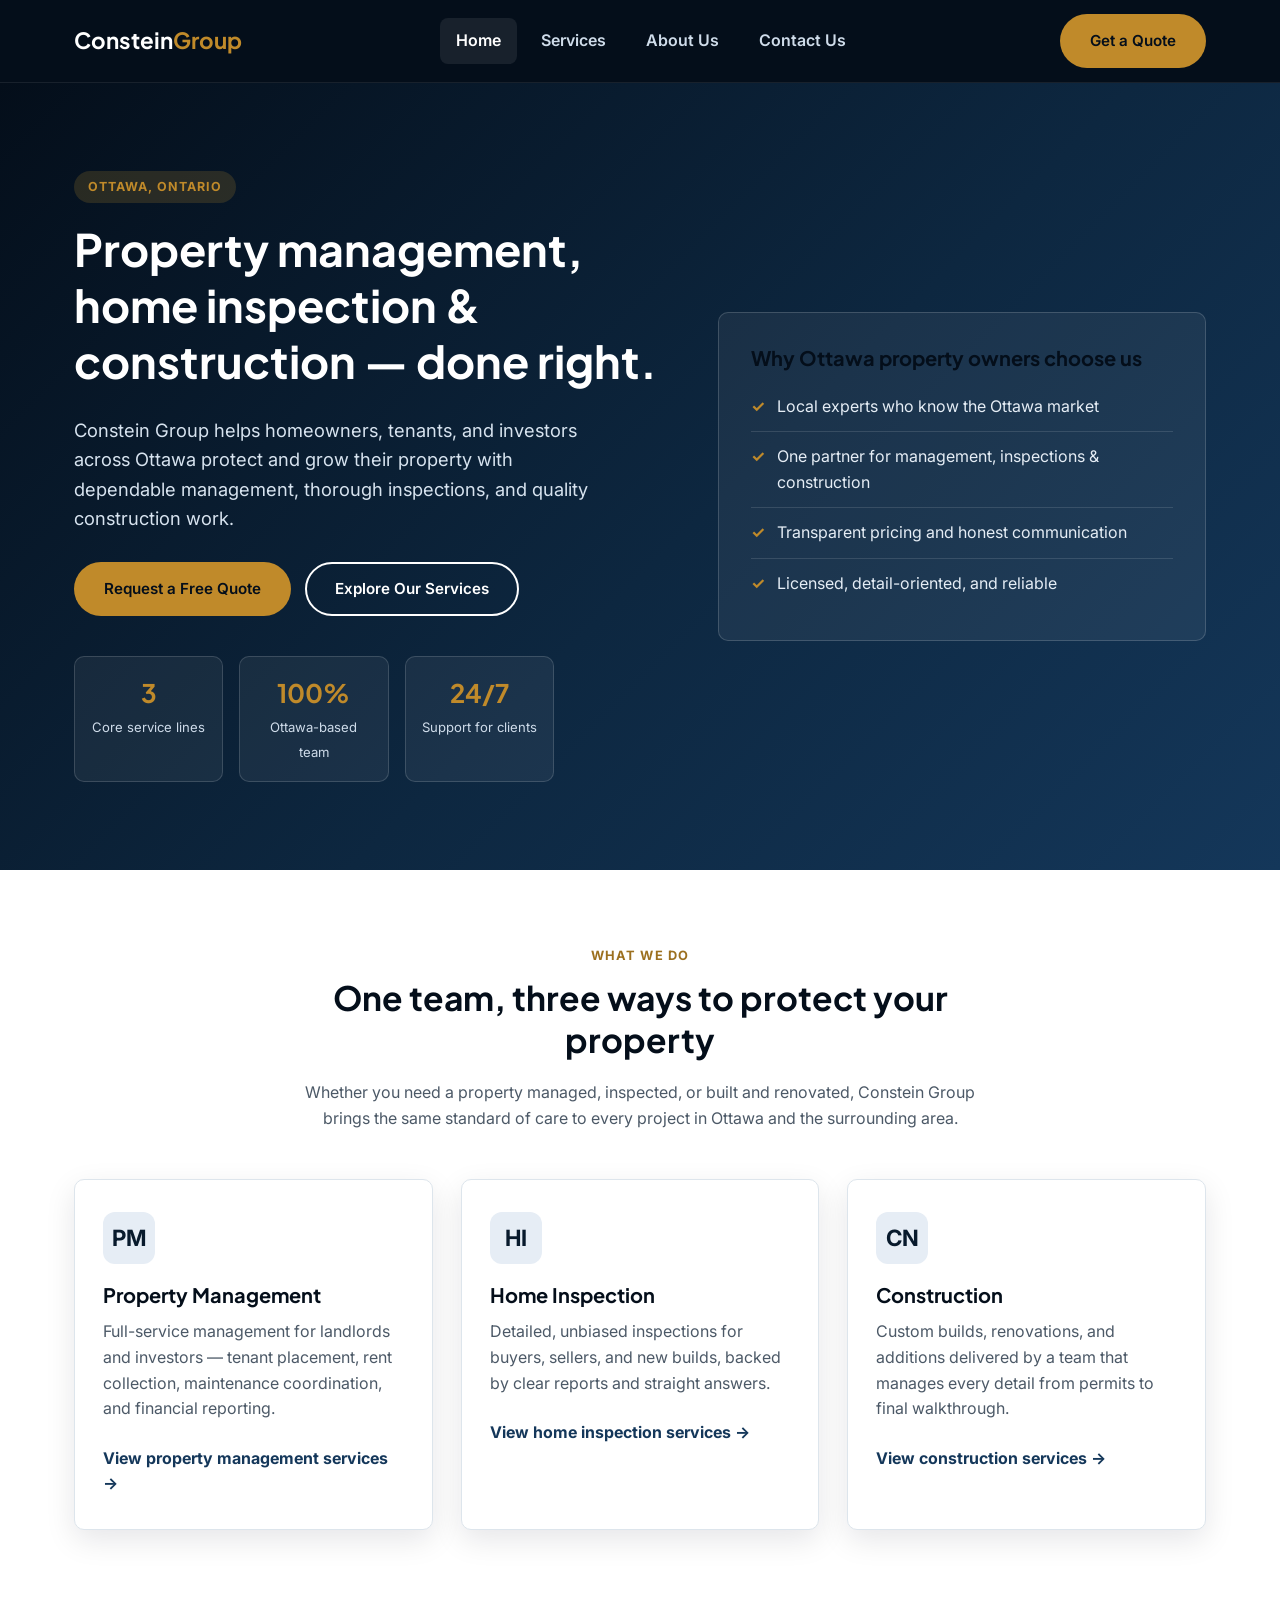
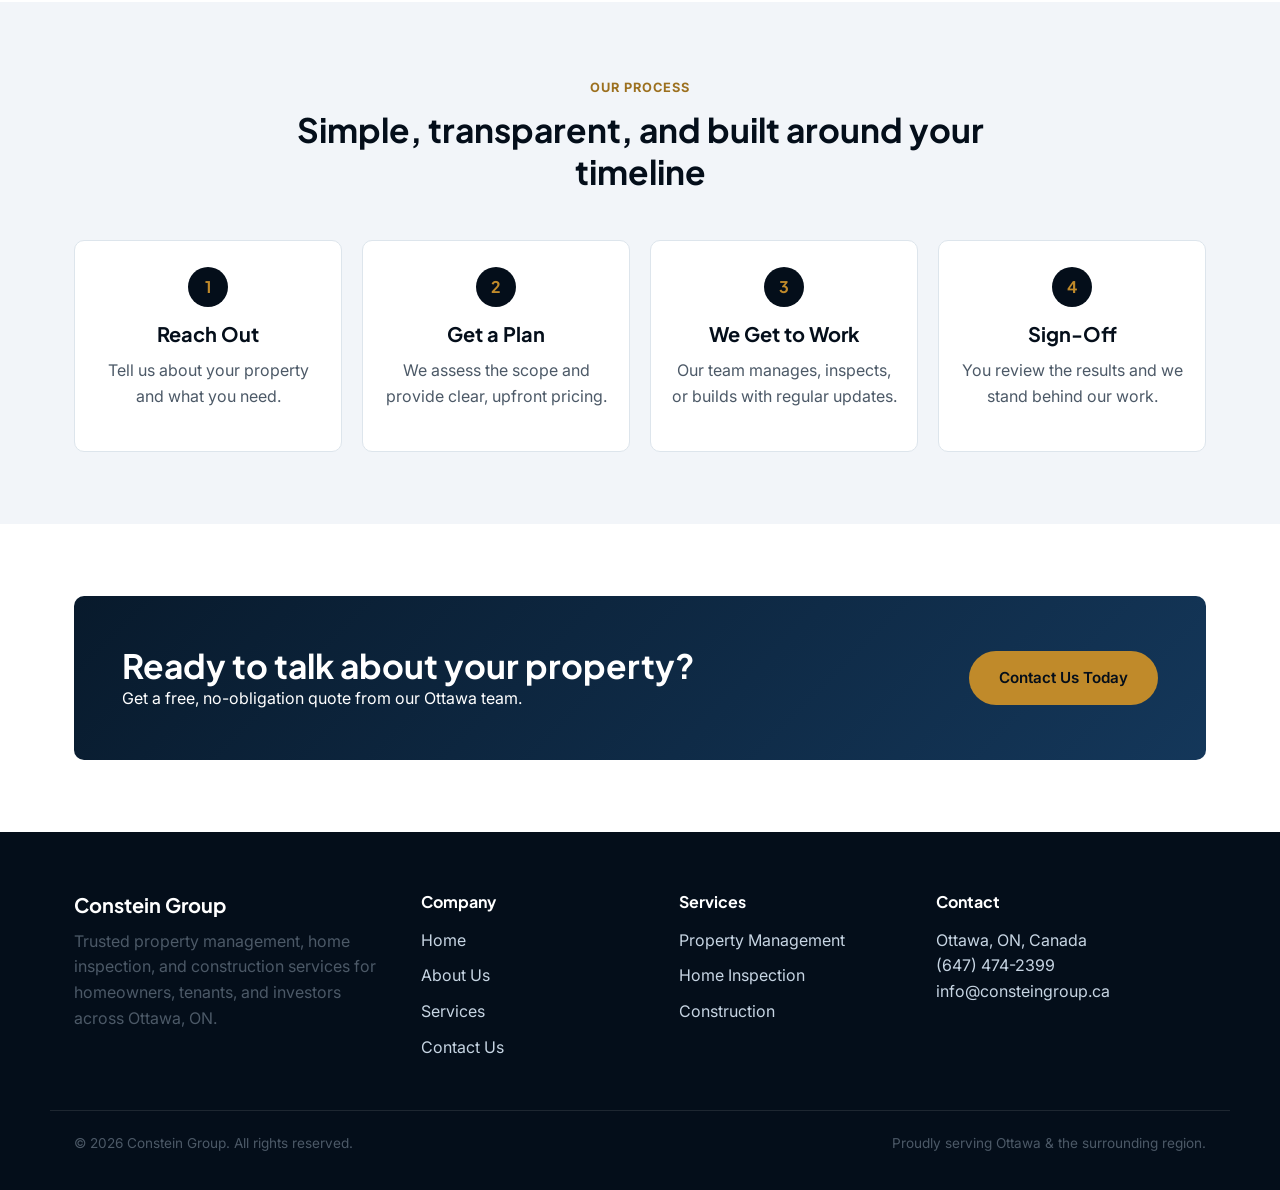
<file: index.html>
<!DOCTYPE html>
<html lang="en-CA">
<head>
<meta charset="UTF-8">
<meta name="viewport" content="width=device-width, initial-scale=1.0">
<title>Constein Group | Property Management, Home Inspection & Construction in Ottawa</title>
<meta name="description" content="Constein Group provides trusted property management, home inspection, and construction services to homeowners, tenants, and investors across Ottawa, ON.">
<link rel="canonical" href="https://consteingroup.ca/">
<meta property="og:type" content="website">
<meta property="og:title" content="Constein Group | Property Management, Home Inspection & Construction in Ottawa">
<meta property="og:description" content="Trusted property management, home inspection, and construction services across Ottawa, ON.">
<meta property="og:url" content="https://consteingroup.ca/">
<meta property="og:site_name" content="Constein Group">
<meta name="twitter:card" content="summary_large_image">
<meta name="robots" content="index, follow">
<link rel="preconnect" href="https://fonts.googleapis.com">
<link rel="preconnect" href="https://fonts.gstatic.com" crossorigin>
<link rel="stylesheet" href="https://fonts.googleapis.com/css2?family=Inter:wght@400;500;600;700&family=Plus+Jakarta+Sans:wght@600;700;800&display=swap">
<link rel="stylesheet" href="css/style.css">
<script type="application/ld+json">
{
  "@context": "https://schema.org",
  "@type": "GeneralContractor",
  "name": "Constein Group",
  "url": "https://consteingroup.ca/",
  "email": "info@consteingroup.ca",
  "telephone": "+1-647-474-2399",
  "address": {
    "@type": "PostalAddress",
    "addressLocality": "Ottawa",
    "addressRegion": "ON",
    "addressCountry": "CA"
  },
  "areaServed": "Ottawa, ON",
  "makesOffer": [
    { "@type": "Offer", "itemOffered": { "@type": "Service", "name": "Property Management" } },
    { "@type": "Offer", "itemOffered": { "@type": "Service", "name": "Home Inspection" } },
    { "@type": "Offer", "itemOffered": { "@type": "Service", "name": "Construction" } }
  ]
}
</script>
</head>
<body>
<a class="skip-link" href="#main">Skip to content</a>

<header class="site-header">
  <div class="container header-inner">
    <a href="index.html" class="logo">Constein<span>Group</span></a>
    <nav class="main-nav" id="main-nav" aria-label="Primary">
      <ul>
        <li><a href="index.html">Home</a></li>
        <li class="has-dropdown">
          <a href="services.html">Services</a>
          <ul class="dropdown">
            <li><a href="property-management.html">Property Management</a></li>
            <li><a href="home-inspection.html">Home Inspection</a></li>
            <li><a href="construction.html">Construction</a></li>
          </ul>
        </li>
        <li><a href="about.html">About Us</a></li>
        <li><a href="contact.html">Contact Us</a></li>
      </ul>
    </nav>
    <a href="contact.html" class="btn btn-accent header-cta">Get a Quote</a>
    <button class="nav-toggle" id="nav-toggle" aria-label="Toggle navigation menu" aria-expanded="false">
      <span></span><span></span><span></span>
    </button>
  </div>
</header>

<main id="main">
  <section class="hero">
    <div class="container hero-inner">
      <div>
        <span class="eyebrow">Ottawa, Ontario</span>
        <h1>Property management, home inspection &amp; construction — done right.</h1>
        <p class="lead">Constein Group helps homeowners, tenants, and investors across Ottawa protect and grow their property with dependable management, thorough inspections, and quality construction work.</p>
        <div class="hero-actions">
          <a href="contact.html" class="btn btn-accent">Request a Free Quote</a>
          <a href="services.html" class="btn btn-outline">Explore Our Services</a>
        </div>
        <div class="hero-stats">
          <div><strong>3</strong><span>Core service lines</span></div>
          <div><strong>100%</strong><span>Ottawa-based team</span></div>
          <div><strong>24/7</strong><span>Support for clients</span></div>
        </div>
      </div>
      <div class="hero-panel">
        <h3>Why Ottawa property owners choose us</h3>
        <ul>
          <li><span class="tick">&#10003;</span> Local experts who know the Ottawa market</li>
          <li><span class="tick">&#10003;</span> One partner for management, inspections &amp; construction</li>
          <li><span class="tick">&#10003;</span> Transparent pricing and honest communication</li>
          <li><span class="tick">&#10003;</span> Licensed, detail-oriented, and reliable</li>
        </ul>
      </div>
    </div>
  </section>

  <section class="section">
    <div class="container">
      <div class="section-head">
        <span class="eyebrow">What we do</span>
        <h2>One team, three ways to protect your property</h2>
        <p>Whether you need a property managed, inspected, or built and renovated, Constein Group brings the same standard of care to every project in Ottawa and the surrounding area.</p>
      </div>
      <div class="grid-3">
        <div class="card service-card">
          <div class="icon">PM</div>
          <h3>Property Management</h3>
          <p>Full-service management for landlords and investors — tenant placement, rent collection, maintenance coordination, and financial reporting.</p>
          <a class="card-link" href="property-management.html">View property management services &rarr;</a>
        </div>
        <div class="card service-card">
          <div class="icon">HI</div>
          <h3>Home Inspection</h3>
          <p>Detailed, unbiased inspections for buyers, sellers, and new builds, backed by clear reports and straight answers.</p>
          <a class="card-link" href="home-inspection.html">View home inspection services &rarr;</a>
        </div>
        <div class="card service-card">
          <div class="icon">CN</div>
          <h3>Construction</h3>
          <p>Custom builds, renovations, and additions delivered by a team that manages every detail from permits to final walkthrough.</p>
          <a class="card-link" href="construction.html">View construction services &rarr;</a>
        </div>
      </div>
    </div>
  </section>

  <section class="section section-alt">
    <div class="container">
      <div class="section-head">
        <span class="eyebrow">Our process</span>
        <h2>Simple, transparent, and built around your timeline</h2>
      </div>
      <ol class="process-steps">
        <li><h3>Reach Out</h3><p>Tell us about your property and what you need.</p></li>
        <li><h3>Get a Plan</h3><p>We assess the scope and provide clear, upfront pricing.</p></li>
        <li><h3>We Get to Work</h3><p>Our team manages, inspects, or builds with regular updates.</p></li>
        <li><h3>Sign-Off</h3><p>You review the results and we stand behind our work.</p></li>
      </ol>
    </div>
  </section>

  <section class="section">
    <div class="container">
      <div class="cta-band">
        <div>
          <h2>Ready to talk about your property?</h2>
          <p>Get a free, no-obligation quote from our Ottawa team.</p>
        </div>
        <a href="contact.html" class="btn btn-accent">Contact Us Today</a>
      </div>
    </div>
  </section>
</main>

<footer class="site-footer">
  <div class="container footer-grid">
    <div>
      <h3>Constein Group</h3>
      <p>Trusted property management, home inspection, and construction services for homeowners, tenants, and investors across Ottawa, ON.</p>
    </div>
    <div>
      <h4>Company</h4>
      <ul>
        <li><a href="index.html">Home</a></li>
        <li><a href="about.html">About Us</a></li>
        <li><a href="services.html">Services</a></li>
        <li><a href="contact.html">Contact Us</a></li>
      </ul>
    </div>
    <div>
      <h4>Services</h4>
      <ul>
        <li><a href="property-management.html">Property Management</a></li>
        <li><a href="home-inspection.html">Home Inspection</a></li>
        <li><a href="construction.html">Construction</a></li>
      </ul>
    </div>
    <div>
      <h4>Contact</h4>
      <address>
        Ottawa, ON, Canada<br>
        <a href="tel:+16474742399">(647) 474-2399</a><br>
        <a href="mailto:info@consteingroup.ca">info@consteingroup.ca</a>
      </address>
    </div>
  </div>
  <div class="footer-bottom container">
    <p>&copy; <span id="year"></span> Constein Group. All rights reserved.</p>
    <p>Proudly serving Ottawa &amp; the surrounding region.</p>
  </div>
</footer>
<script src="js/main.js"></script>
</body>
</html>
</file>
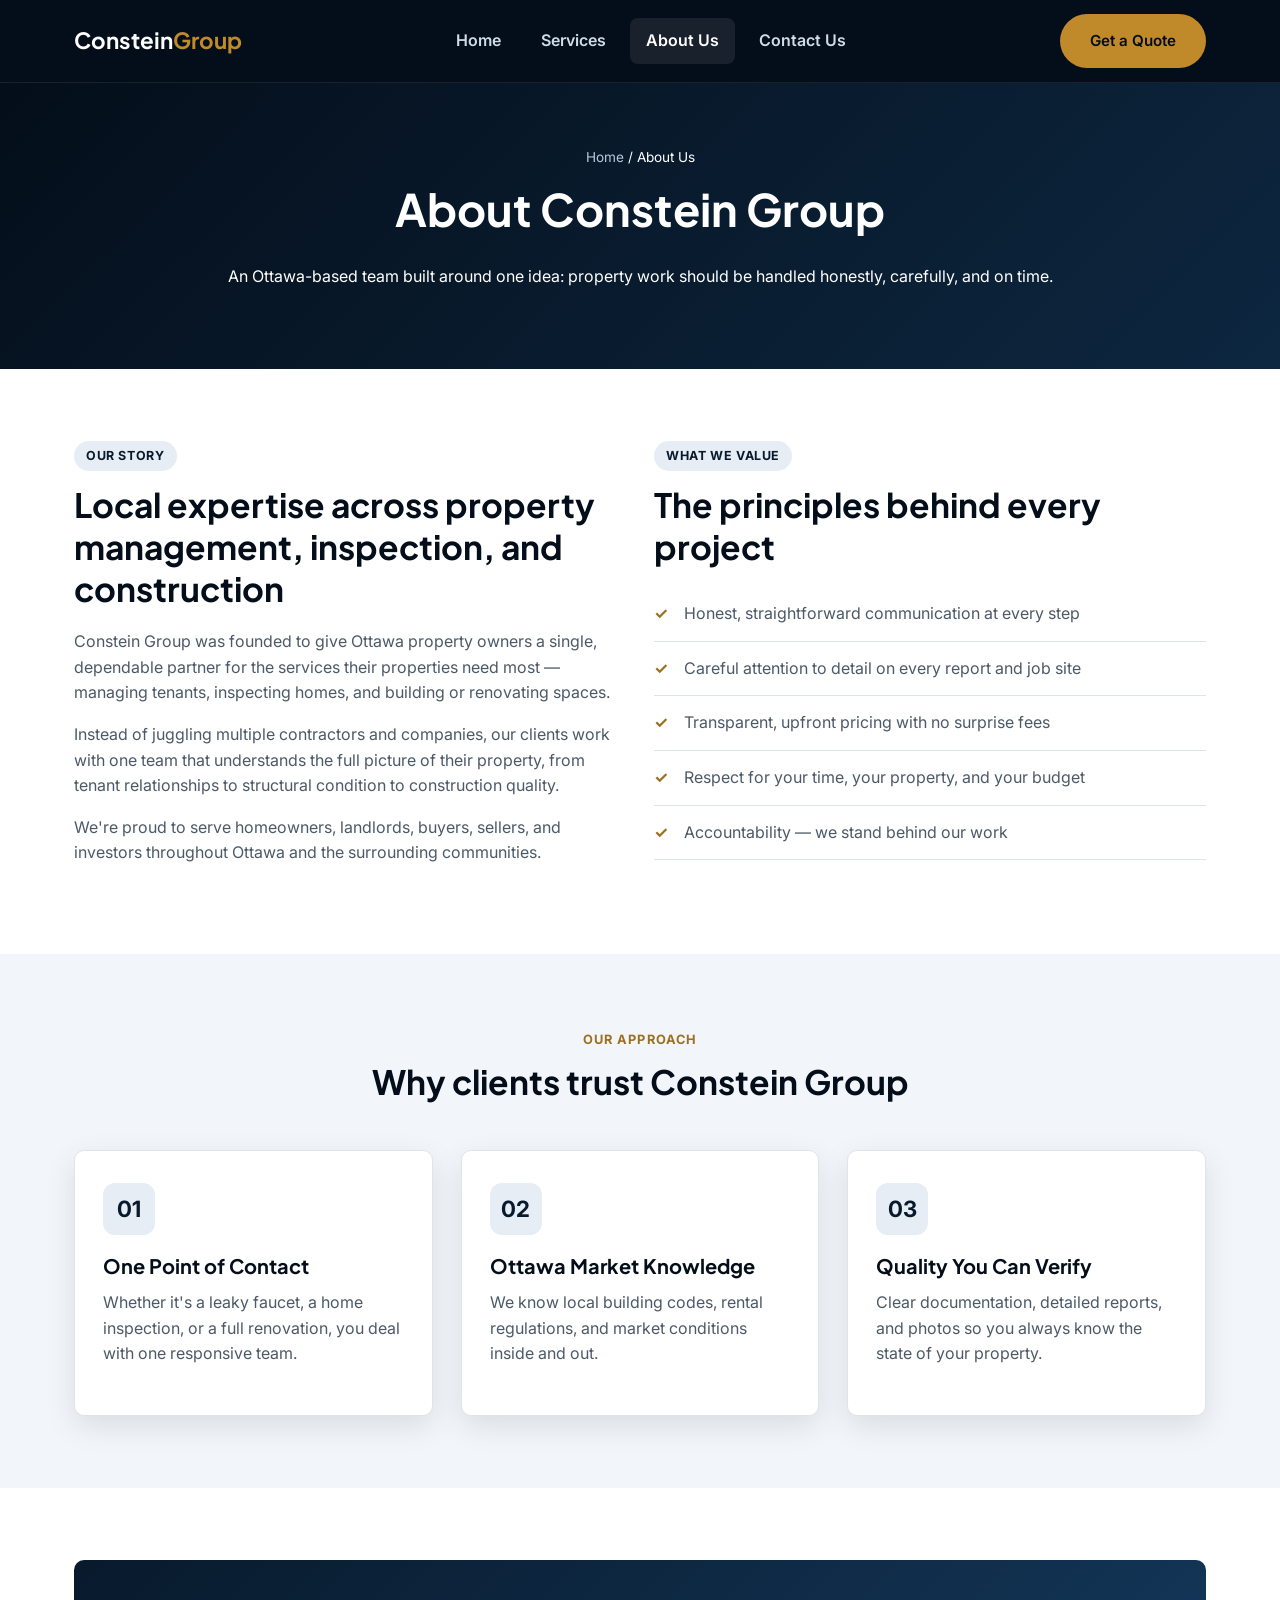
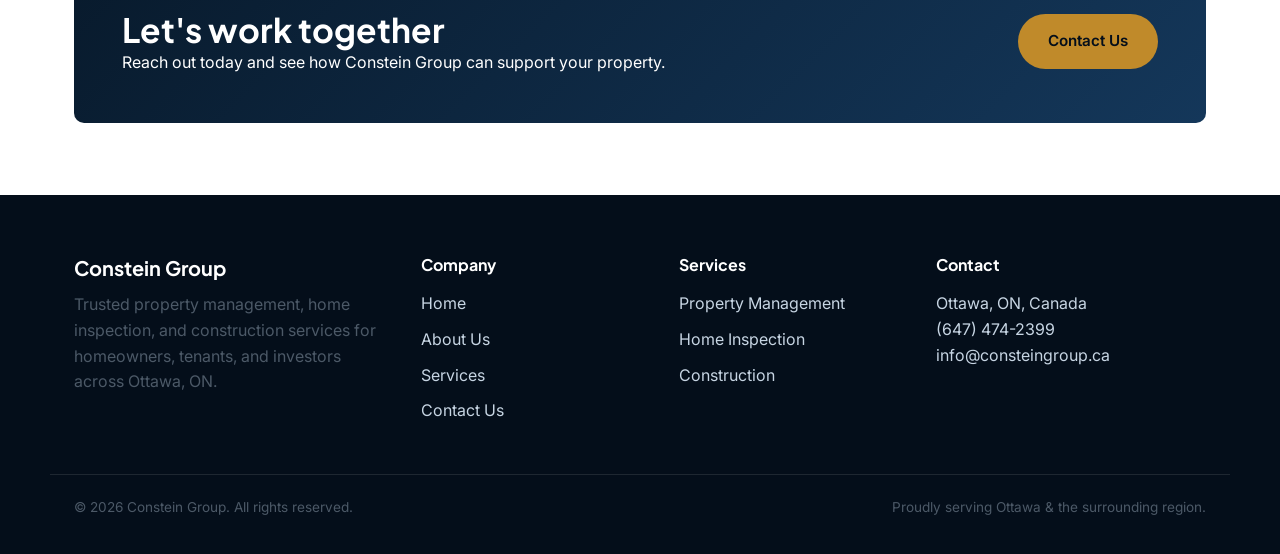
<file: about.html>
<!DOCTYPE html>
<html lang="en-CA">
<head>
<meta charset="UTF-8">
<meta name="viewport" content="width=device-width, initial-scale=1.0">
<title>About Us | Constein Group — Ottawa Property Management & Construction</title>
<meta name="description" content="Learn about Constein Group, an Ottawa-based team delivering property management, home inspection, and construction services with honesty and attention to detail.">
<link rel="canonical" href="https://consteingroup.ca/about.html">
<meta property="og:type" content="website">
<meta property="og:title" content="About Us | Constein Group">
<meta property="og:description" content="An Ottawa-based team delivering property management, home inspection, and construction services.">
<meta property="og:url" content="https://consteingroup.ca/about.html">
<meta name="robots" content="index, follow">
<link rel="preconnect" href="https://fonts.googleapis.com">
<link rel="preconnect" href="https://fonts.gstatic.com" crossorigin>
<link rel="stylesheet" href="https://fonts.googleapis.com/css2?family=Inter:wght@400;500;600;700&family=Plus+Jakarta+Sans:wght@600;700;800&display=swap">
<link rel="stylesheet" href="css/style.css">
</head>
<body>
<a class="skip-link" href="#main">Skip to content</a>

<header class="site-header">
  <div class="container header-inner">
    <a href="index.html" class="logo">Constein<span>Group</span></a>
    <nav class="main-nav" id="main-nav" aria-label="Primary">
      <ul>
        <li><a href="index.html">Home</a></li>
        <li class="has-dropdown">
          <a href="services.html">Services</a>
          <ul class="dropdown">
            <li><a href="property-management.html">Property Management</a></li>
            <li><a href="home-inspection.html">Home Inspection</a></li>
            <li><a href="construction.html">Construction</a></li>
          </ul>
        </li>
        <li><a href="about.html">About Us</a></li>
        <li><a href="contact.html">Contact Us</a></li>
      </ul>
    </nav>
    <a href="contact.html" class="btn btn-accent header-cta">Get a Quote</a>
    <button class="nav-toggle" id="nav-toggle" aria-label="Toggle navigation menu" aria-expanded="false">
      <span></span><span></span><span></span>
    </button>
  </div>
</header>

<main id="main">
  <section class="page-hero">
    <div class="container">
      <p class="breadcrumbs"><a href="index.html">Home</a> / About Us</p>
      <h1>About Constein Group</h1>
      <p>An Ottawa-based team built around one idea: property work should be handled honestly, carefully, and on time.</p>
    </div>
  </section>

  <section class="section">
    <div class="container">
      <div class="grid-2">
        <div>
          <span class="badge">Our Story</span>
          <h2>Local expertise across property management, inspection, and construction</h2>
          <p>Constein Group was founded to give Ottawa property owners a single, dependable partner for the services their properties need most — managing tenants, inspecting homes, and building or renovating spaces.</p>
          <p>Instead of juggling multiple contractors and companies, our clients work with one team that understands the full picture of their property, from tenant relationships to structural condition to construction quality.</p>
          <p>We're proud to serve homeowners, landlords, buyers, sellers, and investors throughout Ottawa and the surrounding communities.</p>
        </div>
        <div>
          <span class="badge">What We Value</span>
          <h2>The principles behind every project</h2>
          <ul class="value-list">
            <li>Honest, straightforward communication at every step</li>
            <li>Careful attention to detail on every report and job site</li>
            <li>Transparent, upfront pricing with no surprise fees</li>
            <li>Respect for your time, your property, and your budget</li>
            <li>Accountability — we stand behind our work</li>
          </ul>
        </div>
      </div>
    </div>
  </section>

  <section class="section section-alt">
    <div class="container">
      <div class="section-head">
        <span class="eyebrow">Our approach</span>
        <h2>Why clients trust Constein Group</h2>
      </div>
      <div class="grid-3">
        <div class="card">
          <div class="icon">01</div>
          <h3>One Point of Contact</h3>
          <p>Whether it's a leaky faucet, a home inspection, or a full renovation, you deal with one responsive team.</p>
        </div>
        <div class="card">
          <div class="icon">02</div>
          <h3>Ottawa Market Knowledge</h3>
          <p>We know local building codes, rental regulations, and market conditions inside and out.</p>
        </div>
        <div class="card">
          <div class="icon">03</div>
          <h3>Quality You Can Verify</h3>
          <p>Clear documentation, detailed reports, and photos so you always know the state of your property.</p>
        </div>
      </div>
    </div>
  </section>

  <section class="section">
    <div class="container">
      <div class="cta-band">
        <div>
          <h2>Let's work together</h2>
          <p>Reach out today and see how Constein Group can support your property.</p>
        </div>
        <a href="contact.html" class="btn btn-accent">Contact Us</a>
      </div>
    </div>
  </section>
</main>

<footer class="site-footer">
  <div class="container footer-grid">
    <div>
      <h3>Constein Group</h3>
      <p>Trusted property management, home inspection, and construction services for homeowners, tenants, and investors across Ottawa, ON.</p>
    </div>
    <div>
      <h4>Company</h4>
      <ul>
        <li><a href="index.html">Home</a></li>
        <li><a href="about.html">About Us</a></li>
        <li><a href="services.html">Services</a></li>
        <li><a href="contact.html">Contact Us</a></li>
      </ul>
    </div>
    <div>
      <h4>Services</h4>
      <ul>
        <li><a href="property-management.html">Property Management</a></li>
        <li><a href="home-inspection.html">Home Inspection</a></li>
        <li><a href="construction.html">Construction</a></li>
      </ul>
    </div>
    <div>
      <h4>Contact</h4>
      <address>
        Ottawa, ON, Canada<br>
        <a href="tel:+16474742399">(647) 474-2399</a><br>
        <a href="mailto:info@consteingroup.ca">info@consteingroup.ca</a>
      </address>
    </div>
  </div>
  <div class="footer-bottom container">
    <p>&copy; <span id="year"></span> Constein Group. All rights reserved.</p>
    <p>Proudly serving Ottawa &amp; the surrounding region.</p>
  </div>
</footer>
<script src="js/main.js"></script>
</body>
</html>
</file>
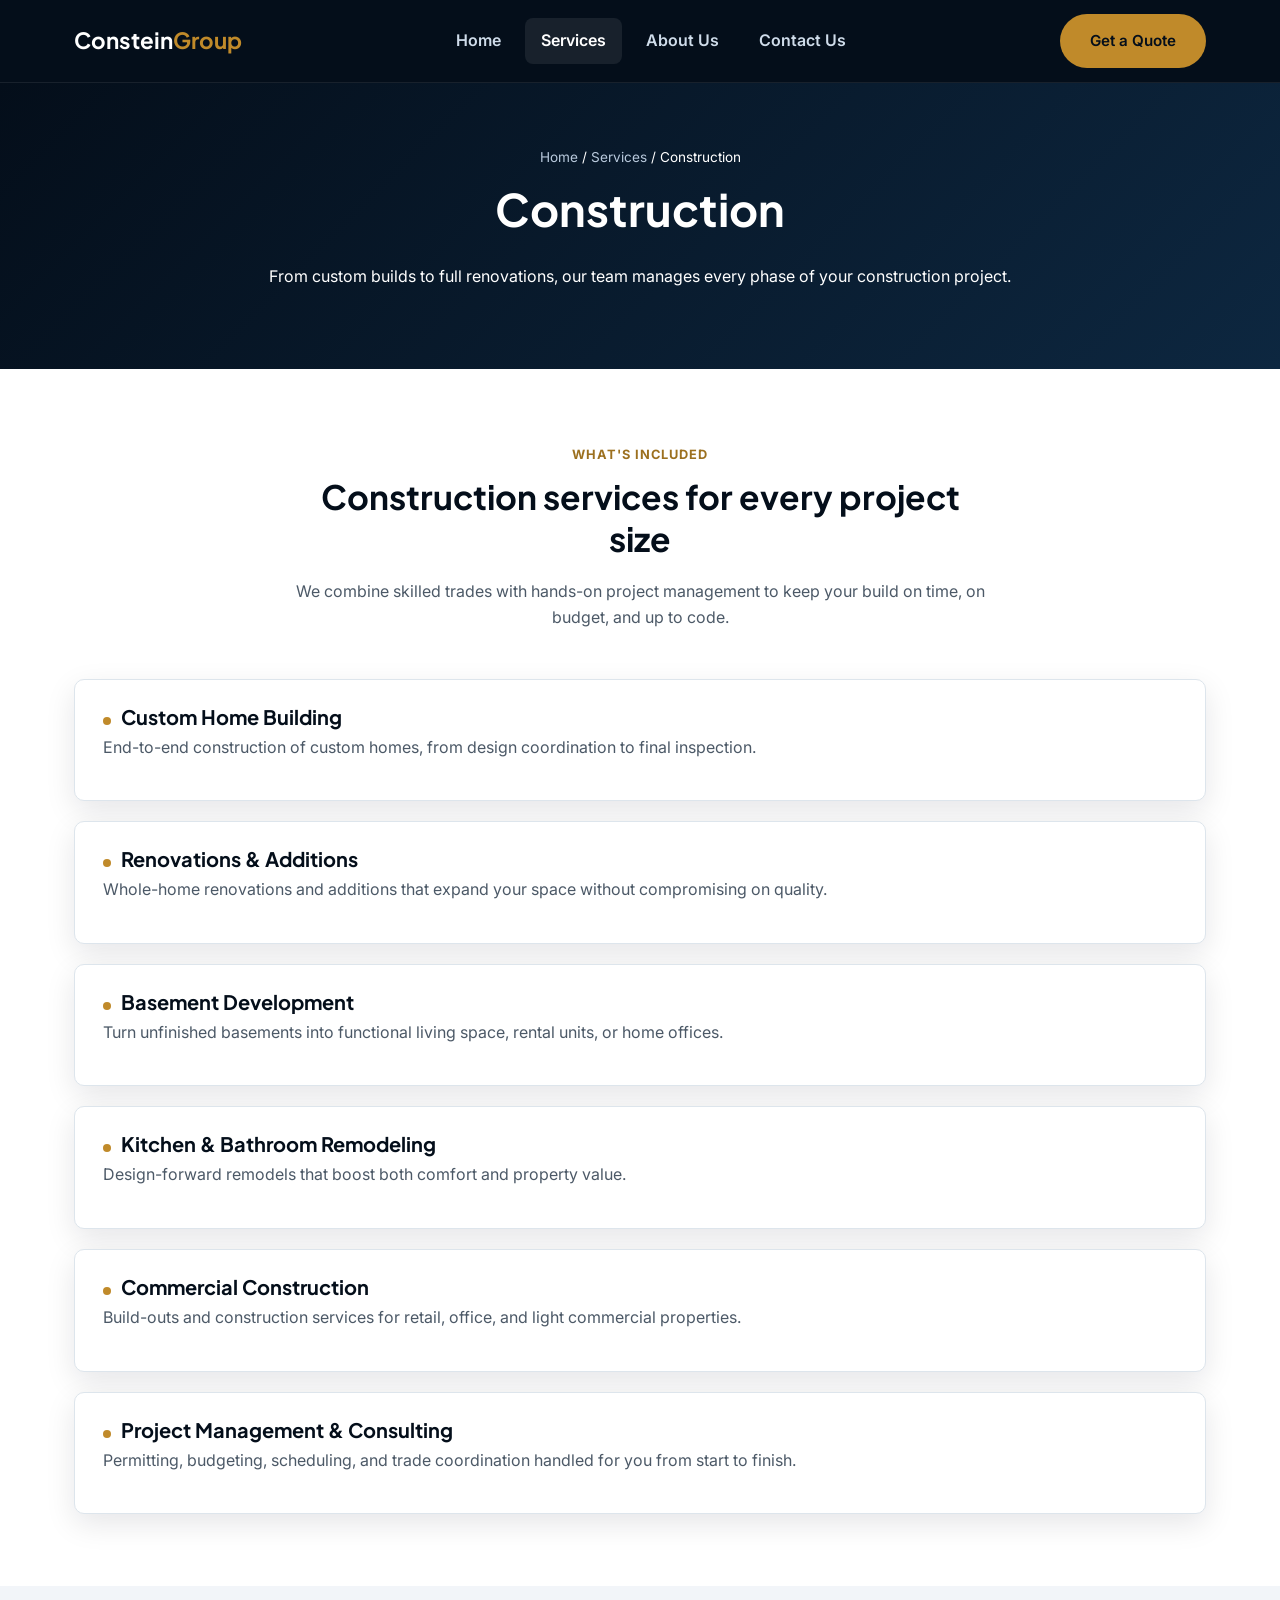
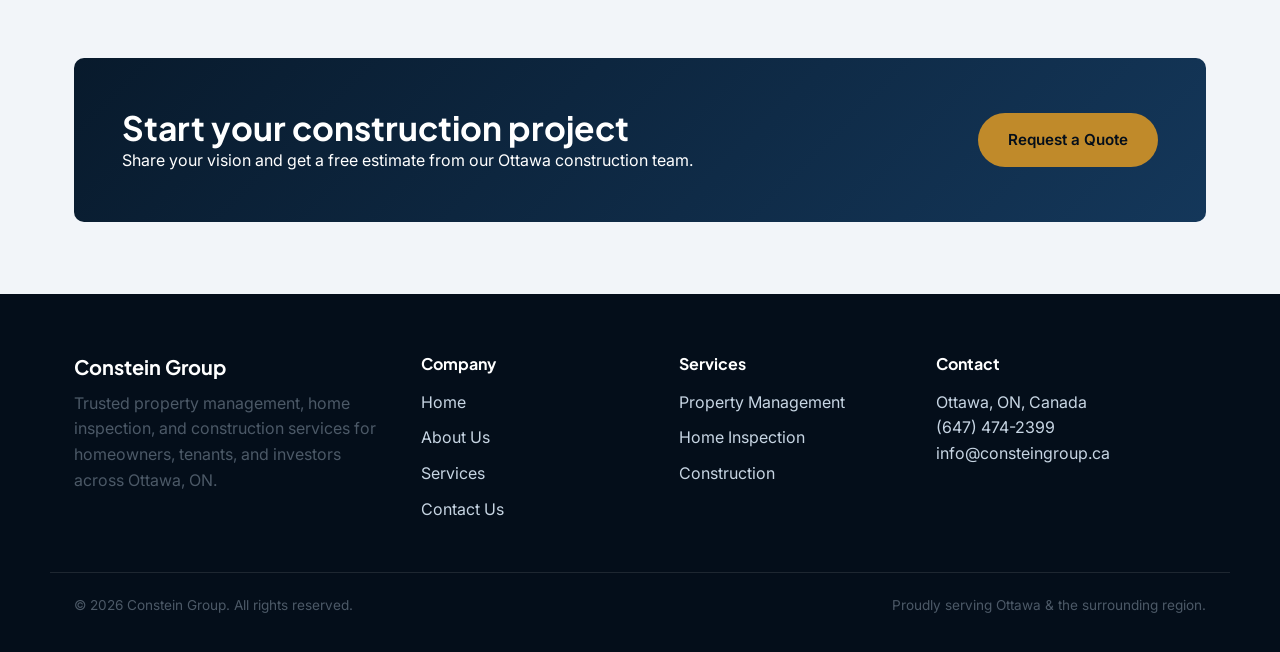
<file: construction.html>
<!DOCTYPE html>
<html lang="en-CA">
<head>
<meta charset="UTF-8">
<meta name="viewport" content="width=device-width, initial-scale=1.0">
<title>Construction Services in Ottawa | Constein Group</title>
<meta name="description" content="Custom home building, renovations, additions, basement development, and commercial construction in Ottawa. Full project management from permits to handover.">
<link rel="canonical" href="https://consteingroup.ca/construction.html">
<meta property="og:type" content="website">
<meta property="og:title" content="Construction Services in Ottawa | Constein Group">
<meta property="og:description" content="Custom builds, renovations, additions, and commercial construction across Ottawa, ON.">
<meta property="og:url" content="https://consteingroup.ca/construction.html">
<meta name="robots" content="index, follow">
<link rel="preconnect" href="https://fonts.googleapis.com">
<link rel="preconnect" href="https://fonts.gstatic.com" crossorigin>
<link rel="stylesheet" href="https://fonts.googleapis.com/css2?family=Inter:wght@400;500;600;700&family=Plus+Jakarta+Sans:wght@600;700;800&display=swap">
<link rel="stylesheet" href="css/style.css">
<script type="application/ld+json">
{
  "@context": "https://schema.org",
  "@type": "Service",
  "serviceType": "Construction",
  "provider": { "@type": "GeneralContractor", "name": "Constein Group" },
  "areaServed": "Ottawa, ON",
  "url": "https://consteingroup.ca/construction.html"
}
</script>
</head>
<body>
<a class="skip-link" href="#main">Skip to content</a>

<header class="site-header">
  <div class="container header-inner">
    <a href="index.html" class="logo">Constein<span>Group</span></a>
    <nav class="main-nav" id="main-nav" aria-label="Primary">
      <ul>
        <li><a href="index.html">Home</a></li>
        <li class="has-dropdown active">
          <a href="services.html">Services</a>
          <ul class="dropdown">
            <li><a href="property-management.html">Property Management</a></li>
            <li><a href="home-inspection.html">Home Inspection</a></li>
            <li><a href="construction.html">Construction</a></li>
          </ul>
        </li>
        <li><a href="about.html">About Us</a></li>
        <li><a href="contact.html">Contact Us</a></li>
      </ul>
    </nav>
    <a href="contact.html" class="btn btn-accent header-cta">Get a Quote</a>
    <button class="nav-toggle" id="nav-toggle" aria-label="Toggle navigation menu" aria-expanded="false">
      <span></span><span></span><span></span>
    </button>
  </div>
</header>

<main id="main">
  <section class="page-hero">
    <div class="container">
      <p class="breadcrumbs"><a href="index.html">Home</a> / <a href="services.html">Services</a> / Construction</p>
      <h1>Construction</h1>
      <p>From custom builds to full renovations, our team manages every phase of your construction project.</p>
    </div>
  </section>

  <section class="section">
    <div class="container">
      <div class="section-head">
        <span class="eyebrow">What's included</span>
        <h2>Construction services for every project size</h2>
        <p>We combine skilled trades with hands-on project management to keep your build on time, on budget, and up to code.</p>
      </div>
      <ul class="subservice-list">
        <li>
          <h3>Custom Home Building</h3>
          <p>End-to-end construction of custom homes, from design coordination to final inspection.</p>
        </li>
        <li>
          <h3>Renovations &amp; Additions</h3>
          <p>Whole-home renovations and additions that expand your space without compromising on quality.</p>
        </li>
        <li>
          <h3>Basement Development</h3>
          <p>Turn unfinished basements into functional living space, rental units, or home offices.</p>
        </li>
        <li>
          <h3>Kitchen &amp; Bathroom Remodeling</h3>
          <p>Design-forward remodels that boost both comfort and property value.</p>
        </li>
        <li>
          <h3>Commercial Construction</h3>
          <p>Build-outs and construction services for retail, office, and light commercial properties.</p>
        </li>
        <li>
          <h3>Project Management &amp; Consulting</h3>
          <p>Permitting, budgeting, scheduling, and trade coordination handled for you from start to finish.</p>
        </li>
      </ul>
    </div>
  </section>

  <section class="section section-alt">
    <div class="container">
      <div class="cta-band">
        <div>
          <h2>Start your construction project</h2>
          <p>Share your vision and get a free estimate from our Ottawa construction team.</p>
        </div>
        <a href="contact.html" class="btn btn-accent">Request a Quote</a>
      </div>
    </div>
  </section>
</main>

<footer class="site-footer">
  <div class="container footer-grid">
    <div>
      <h3>Constein Group</h3>
      <p>Trusted property management, home inspection, and construction services for homeowners, tenants, and investors across Ottawa, ON.</p>
    </div>
    <div>
      <h4>Company</h4>
      <ul>
        <li><a href="index.html">Home</a></li>
        <li><a href="about.html">About Us</a></li>
        <li><a href="services.html">Services</a></li>
        <li><a href="contact.html">Contact Us</a></li>
      </ul>
    </div>
    <div>
      <h4>Services</h4>
      <ul>
        <li><a href="property-management.html">Property Management</a></li>
        <li><a href="home-inspection.html">Home Inspection</a></li>
        <li><a href="construction.html">Construction</a></li>
      </ul>
    </div>
    <div>
      <h4>Contact</h4>
      <address>
        Ottawa, ON, Canada<br>
        <a href="tel:+16474742399">(647) 474-2399</a><br>
        <a href="mailto:info@consteingroup.ca">info@consteingroup.ca</a>
      </address>
    </div>
  </div>
  <div class="footer-bottom container">
    <p>&copy; <span id="year"></span> Constein Group. All rights reserved.</p>
    <p>Proudly serving Ottawa &amp; the surrounding region.</p>
  </div>
</footer>
<script src="js/main.js"></script>
</body>
</html>
</file>
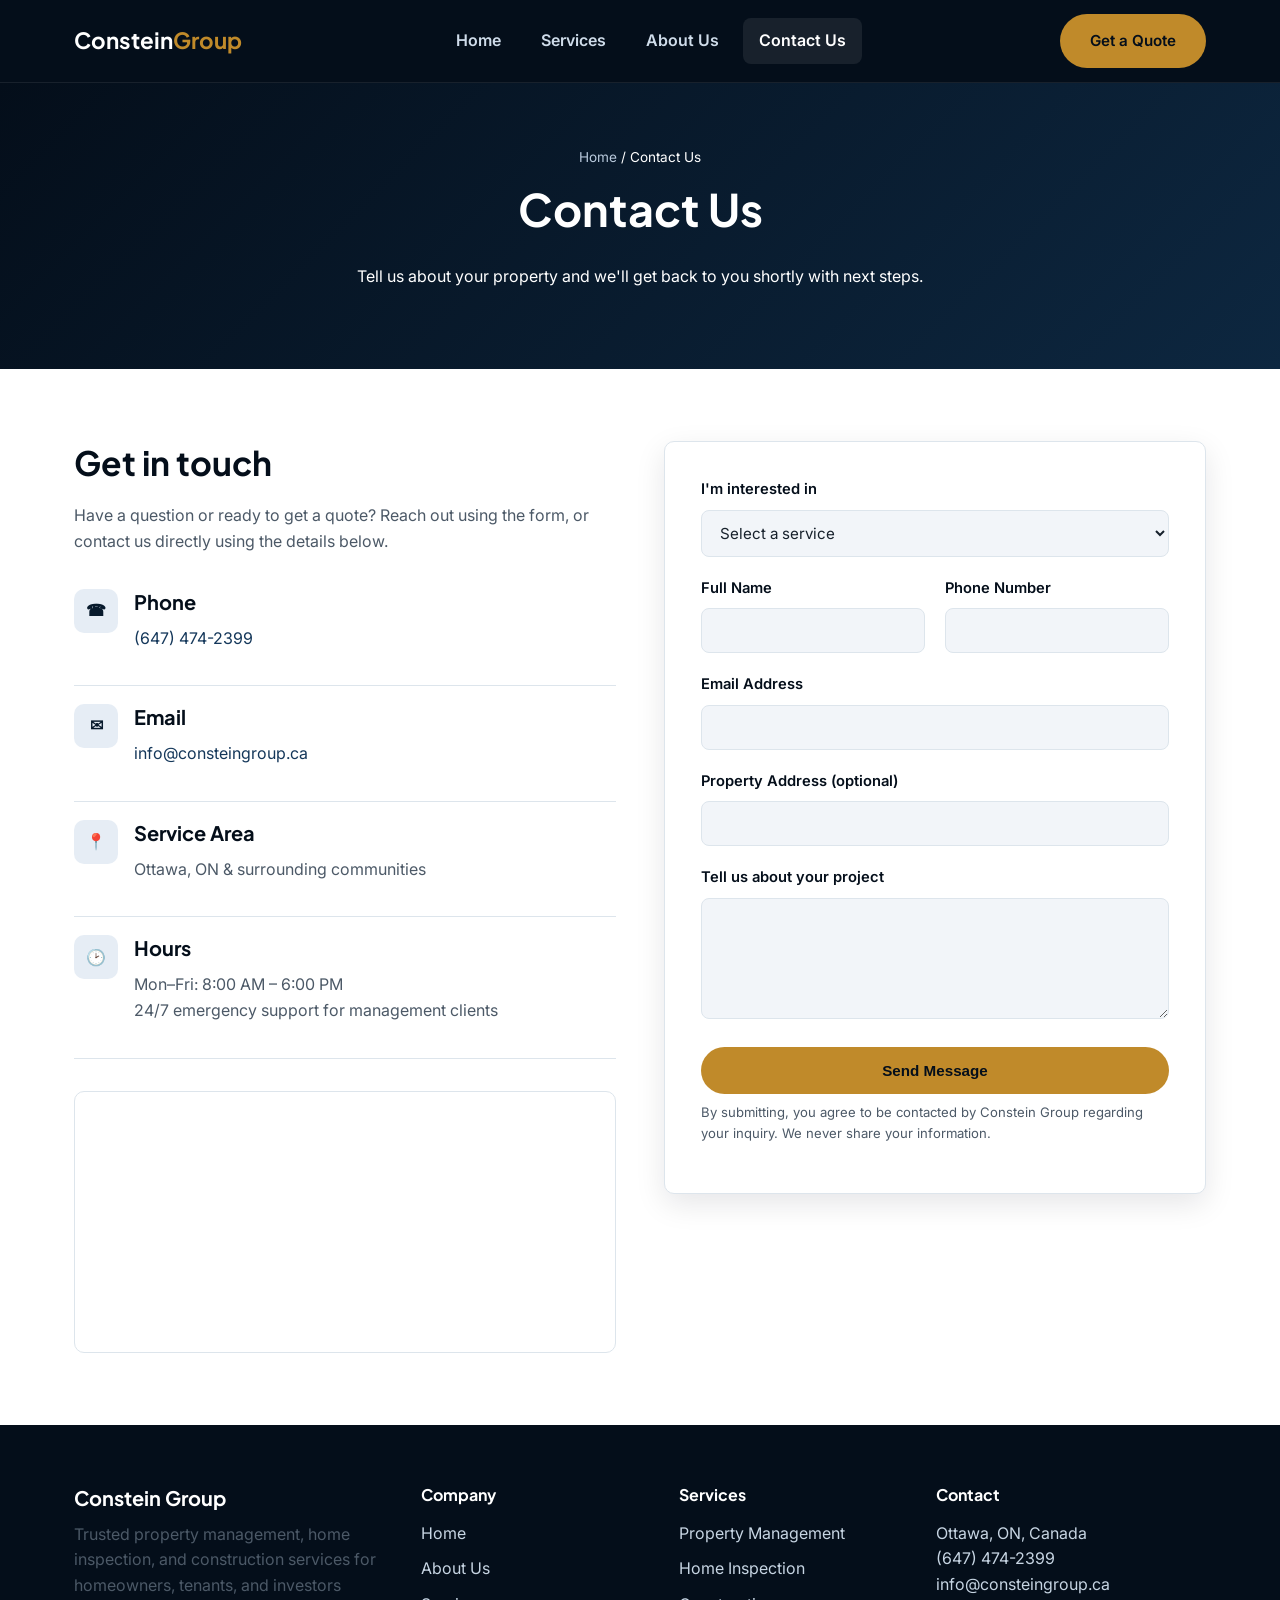
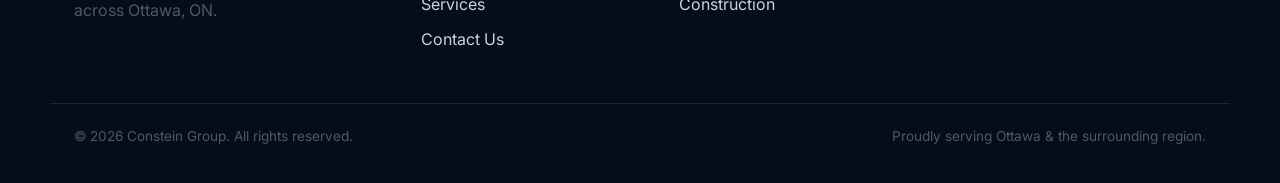
<file: contact.html>
<!DOCTYPE html>
<html lang="en-CA">
<head>
<meta charset="UTF-8">
<meta name="viewport" content="width=device-width, initial-scale=1.0">
<title>Contact Us | Constein Group — Ottawa</title>
<meta name="description" content="Contact Constein Group for property management, home inspection, or construction services in Ottawa, ON. Request a free quote today.">
<link rel="canonical" href="https://consteingroup.ca/contact.html">
<meta property="og:type" content="website">
<meta property="og:title" content="Contact Us | Constein Group">
<meta property="og:description" content="Request a free quote for property management, home inspection, or construction services in Ottawa.">
<meta property="og:url" content="https://consteingroup.ca/contact.html">
<meta name="robots" content="index, follow">
<link rel="preconnect" href="https://fonts.googleapis.com">
<link rel="preconnect" href="https://fonts.gstatic.com" crossorigin>
<link rel="stylesheet" href="https://fonts.googleapis.com/css2?family=Inter:wght@400;500;600;700&family=Plus+Jakarta+Sans:wght@600;700;800&display=swap">
<link rel="stylesheet" href="css/style.css">
<script type="application/ld+json">
{
  "@context": "https://schema.org",
  "@type": "GeneralContractor",
  "name": "Constein Group",
  "email": "info@consteingroup.ca",
  "telephone": "+1-647-474-2399",
  "address": {
    "@type": "PostalAddress",
    "addressLocality": "Ottawa",
    "addressRegion": "ON",
    "addressCountry": "CA"
  },
  "url": "https://consteingroup.ca/contact.html"
}
</script>
</head>
<body>
<a class="skip-link" href="#main">Skip to content</a>

<header class="site-header">
  <div class="container header-inner">
    <a href="index.html" class="logo">Constein<span>Group</span></a>
    <nav class="main-nav" id="main-nav" aria-label="Primary">
      <ul>
        <li><a href="index.html">Home</a></li>
        <li class="has-dropdown">
          <a href="services.html">Services</a>
          <ul class="dropdown">
            <li><a href="property-management.html">Property Management</a></li>
            <li><a href="home-inspection.html">Home Inspection</a></li>
            <li><a href="construction.html">Construction</a></li>
          </ul>
        </li>
        <li><a href="about.html">About Us</a></li>
        <li><a href="contact.html">Contact Us</a></li>
      </ul>
    </nav>
    <a href="contact.html" class="btn btn-accent header-cta">Get a Quote</a>
    <button class="nav-toggle" id="nav-toggle" aria-label="Toggle navigation menu" aria-expanded="false">
      <span></span><span></span><span></span>
    </button>
  </div>
</header>

<main id="main">
  <section class="page-hero">
    <div class="container">
      <p class="breadcrumbs"><a href="index.html">Home</a> / Contact Us</p>
      <h1>Contact Us</h1>
      <p>Tell us about your property and we'll get back to you shortly with next steps.</p>
    </div>
  </section>

  <section class="section">
    <div class="container contact-grid">
      <div>
        <h2>Get in touch</h2>
        <p>Have a question or ready to get a quote? Reach out using the form, or contact us directly using the details below.</p>
        <ul class="contact-info-list">
          <li>
            <span class="icon">&#9742;</span>
            <div>
              <h3>Phone</h3>
              <p><a href="tel:+16474742399">(647) 474-2399</a></p>
            </div>
          </li>
          <li>
            <span class="icon">&#9993;</span>
            <div>
              <h3>Email</h3>
              <p><a href="mailto:info@consteingroup.ca">info@consteingroup.ca</a></p>
            </div>
          </li>
          <li>
            <span class="icon">&#128205;</span>
            <div>
              <h3>Service Area</h3>
              <p>Ottawa, ON &amp; surrounding communities</p>
            </div>
          </li>
          <li>
            <span class="icon">&#128337;</span>
            <div>
              <h3>Hours</h3>
              <p>Mon–Fri: 8:00 AM – 6:00 PM<br>24/7 emergency support for management clients</p>
            </div>
          </li>
        </ul>
        <div class="map-embed">
          <iframe title="Constein Group service area map" src="https://www.google.com/maps?q=Ottawa,ON,Canada&output=embed" loading="lazy" referrerpolicy="no-referrer-when-downgrade"></iframe>
        </div>
      </div>

      <div>
        <form class="contact-form" action="https://formspree.io/f/xljdoozy" method="POST">
          <div class="form-row">
            <label for="service">I'm interested in</label>
            <select id="service" name="service" required>
              <option value="">Select a service</option>
              <option value="Property Management">Property Management</option>
              <option value="Home Inspection">Home Inspection</option>
              <option value="Construction">Construction</option>
              <option value="Other">Other / Not Sure</option>
            </select>
          </div>
          <div class="form-two">
            <div class="form-row">
              <label for="name">Full Name</label>
              <input type="text" id="name" name="name" required autocomplete="name">
            </div>
            <div class="form-row">
              <label for="phone">Phone Number</label>
              <input type="tel" id="phone" name="phone" autocomplete="tel">
            </div>
          </div>
          <div class="form-row">
            <label for="email">Email Address</label>
            <input type="email" id="email" name="email" required autocomplete="email">
          </div>
          <div class="form-row">
            <label for="address">Property Address (optional)</label>
            <input type="text" id="address" name="address" autocomplete="address-line1">
          </div>
          <div class="form-row">
            <label for="message">Tell us about your project</label>
            <textarea id="message" name="message" rows="5" required></textarea>
          </div>
          <input type="hidden" name="_subject" value="New inquiry from consteingroup.ca">
          <div class="visually-hidden" aria-hidden="true">
            <label for="_gotcha">Leave this field empty</label>
            <input type="text" id="_gotcha" name="_gotcha" tabindex="-1" autocomplete="off">
          </div>
          <button type="submit" class="btn btn-accent btn-block">Send Message</button>
          <output class="form-status" id="form-status" aria-live="polite" tabindex="-1" hidden></output>
          <p class="form-note">By submitting, you agree to be contacted by Constein Group regarding your inquiry. We never share your information.</p>
        </form>
      </div>
    </div>
  </section>
</main>

<footer class="site-footer">
  <div class="container footer-grid">
    <div>
      <h3>Constein Group</h3>
      <p>Trusted property management, home inspection, and construction services for homeowners, tenants, and investors across Ottawa, ON.</p>
    </div>
    <div>
      <h4>Company</h4>
      <ul>
        <li><a href="index.html">Home</a></li>
        <li><a href="about.html">About Us</a></li>
        <li><a href="services.html">Services</a></li>
        <li><a href="contact.html">Contact Us</a></li>
      </ul>
    </div>
    <div>
      <h4>Services</h4>
      <ul>
        <li><a href="property-management.html">Property Management</a></li>
        <li><a href="home-inspection.html">Home Inspection</a></li>
        <li><a href="construction.html">Construction</a></li>
      </ul>
    </div>
    <div>
      <h4>Contact</h4>
      <address>
        Ottawa, ON, Canada<br>
        <a href="tel:+16474742399">(647) 474-2399</a><br>
        <a href="mailto:info@consteingroup.ca">info@consteingroup.ca</a>
      </address>
    </div>
  </div>
  <div class="footer-bottom container">
    <p>&copy; <span id="year"></span> Constein Group. All rights reserved.</p>
    <p>Proudly serving Ottawa &amp; the surrounding region.</p>
  </div>
</footer>
<script src="js/main.js"></script>
</body>
</html>
</file>
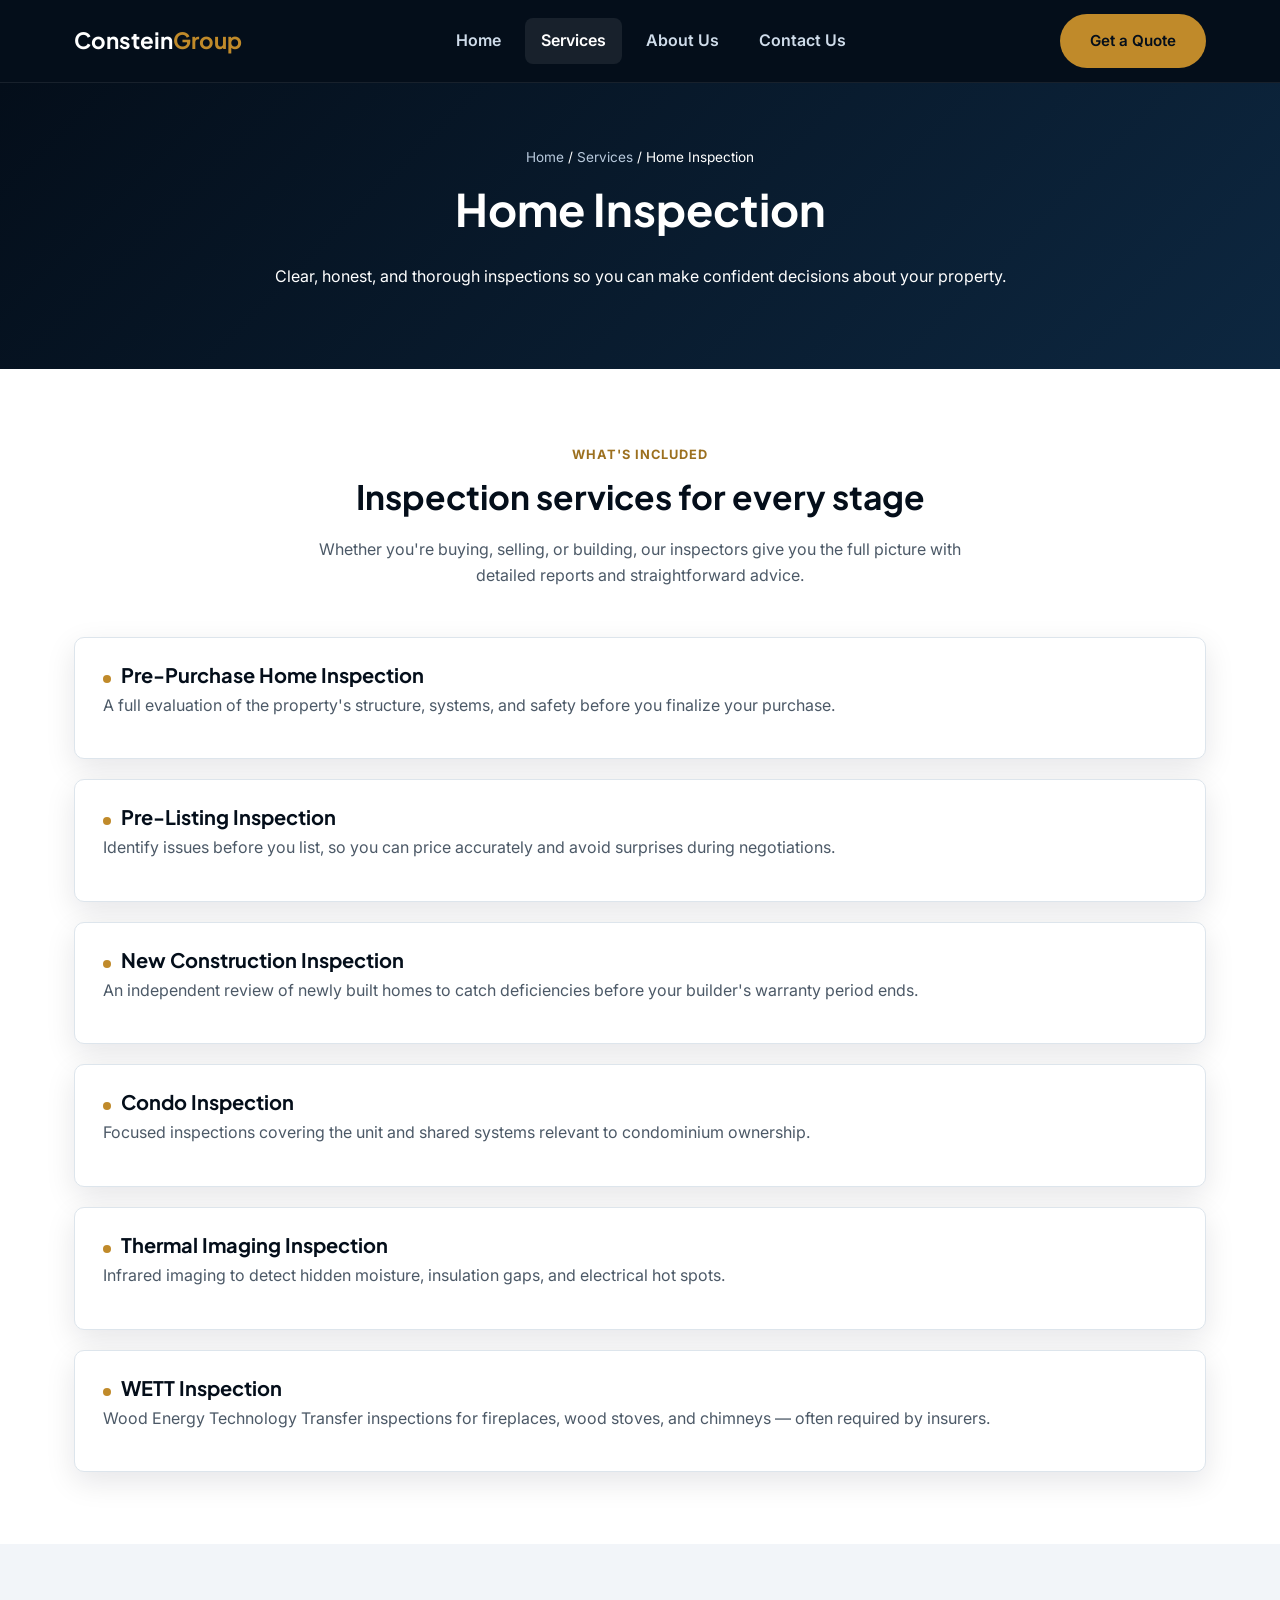
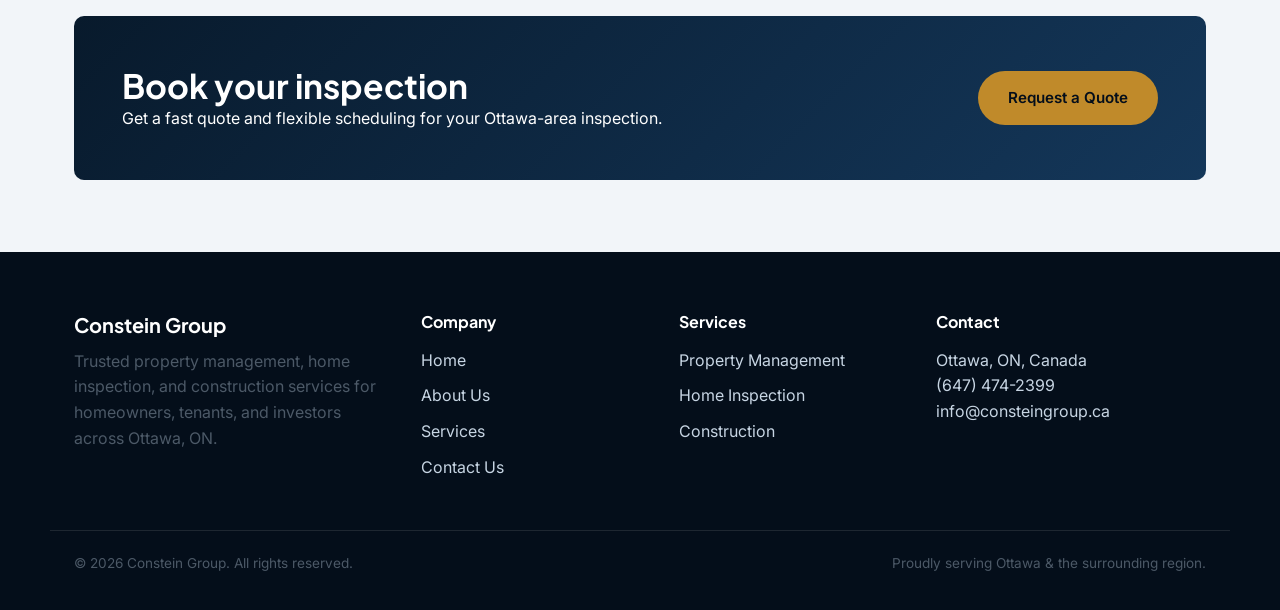
<file: home-inspection.html>
<!DOCTYPE html>
<html lang="en-CA">
<head>
<meta charset="UTF-8">
<meta name="viewport" content="width=device-width, initial-scale=1.0">
<title>Home Inspection in Ottawa | Constein Group</title>
<meta name="description" content="Certified home inspections in Ottawa: pre-purchase, pre-listing, new construction, condo, thermal imaging, and WETT inspections with clear, honest reports.">
<link rel="canonical" href="https://consteingroup.ca/home-inspection.html">
<meta property="og:type" content="website">
<meta property="og:title" content="Home Inspection in Ottawa | Constein Group">
<meta property="og:description" content="Pre-purchase, pre-listing, new construction, condo, thermal imaging, and WETT inspections in Ottawa.">
<meta property="og:url" content="https://consteingroup.ca/home-inspection.html">
<meta name="robots" content="index, follow">
<link rel="preconnect" href="https://fonts.googleapis.com">
<link rel="preconnect" href="https://fonts.gstatic.com" crossorigin>
<link rel="stylesheet" href="https://fonts.googleapis.com/css2?family=Inter:wght@400;500;600;700&family=Plus+Jakarta+Sans:wght@600;700;800&display=swap">
<link rel="stylesheet" href="css/style.css">
<script type="application/ld+json">
{
  "@context": "https://schema.org",
  "@type": "Service",
  "serviceType": "Home Inspection",
  "provider": { "@type": "GeneralContractor", "name": "Constein Group" },
  "areaServed": "Ottawa, ON",
  "url": "https://consteingroup.ca/home-inspection.html"
}
</script>
</head>
<body>
<a class="skip-link" href="#main">Skip to content</a>

<header class="site-header">
  <div class="container header-inner">
    <a href="index.html" class="logo">Constein<span>Group</span></a>
    <nav class="main-nav" id="main-nav" aria-label="Primary">
      <ul>
        <li><a href="index.html">Home</a></li>
        <li class="has-dropdown active">
          <a href="services.html">Services</a>
          <ul class="dropdown">
            <li><a href="property-management.html">Property Management</a></li>
            <li><a href="home-inspection.html">Home Inspection</a></li>
            <li><a href="construction.html">Construction</a></li>
          </ul>
        </li>
        <li><a href="about.html">About Us</a></li>
        <li><a href="contact.html">Contact Us</a></li>
      </ul>
    </nav>
    <a href="contact.html" class="btn btn-accent header-cta">Get a Quote</a>
    <button class="nav-toggle" id="nav-toggle" aria-label="Toggle navigation menu" aria-expanded="false">
      <span></span><span></span><span></span>
    </button>
  </div>
</header>

<main id="main">
  <section class="page-hero">
    <div class="container">
      <p class="breadcrumbs"><a href="index.html">Home</a> / <a href="services.html">Services</a> / Home Inspection</p>
      <h1>Home Inspection</h1>
      <p>Clear, honest, and thorough inspections so you can make confident decisions about your property.</p>
    </div>
  </section>

  <section class="section">
    <div class="container">
      <div class="section-head">
        <span class="eyebrow">What's included</span>
        <h2>Inspection services for every stage</h2>
        <p>Whether you're buying, selling, or building, our inspectors give you the full picture with detailed reports and straightforward advice.</p>
      </div>
      <ul class="subservice-list">
        <li>
          <h3>Pre-Purchase Home Inspection</h3>
          <p>A full evaluation of the property's structure, systems, and safety before you finalize your purchase.</p>
        </li>
        <li>
          <h3>Pre-Listing Inspection</h3>
          <p>Identify issues before you list, so you can price accurately and avoid surprises during negotiations.</p>
        </li>
        <li>
          <h3>New Construction Inspection</h3>
          <p>An independent review of newly built homes to catch deficiencies before your builder's warranty period ends.</p>
        </li>
        <li>
          <h3>Condo Inspection</h3>
          <p>Focused inspections covering the unit and shared systems relevant to condominium ownership.</p>
        </li>
        <li>
          <h3>Thermal Imaging Inspection</h3>
          <p>Infrared imaging to detect hidden moisture, insulation gaps, and electrical hot spots.</p>
        </li>
        <li>
          <h3>WETT Inspection</h3>
          <p>Wood Energy Technology Transfer inspections for fireplaces, wood stoves, and chimneys — often required by insurers.</p>
        </li>
      </ul>
    </div>
  </section>

  <section class="section section-alt">
    <div class="container">
      <div class="cta-band">
        <div>
          <h2>Book your inspection</h2>
          <p>Get a fast quote and flexible scheduling for your Ottawa-area inspection.</p>
        </div>
        <a href="contact.html" class="btn btn-accent">Request a Quote</a>
      </div>
    </div>
  </section>
</main>

<footer class="site-footer">
  <div class="container footer-grid">
    <div>
      <h3>Constein Group</h3>
      <p>Trusted property management, home inspection, and construction services for homeowners, tenants, and investors across Ottawa, ON.</p>
    </div>
    <div>
      <h4>Company</h4>
      <ul>
        <li><a href="index.html">Home</a></li>
        <li><a href="about.html">About Us</a></li>
        <li><a href="services.html">Services</a></li>
        <li><a href="contact.html">Contact Us</a></li>
      </ul>
    </div>
    <div>
      <h4>Services</h4>
      <ul>
        <li><a href="property-management.html">Property Management</a></li>
        <li><a href="home-inspection.html">Home Inspection</a></li>
        <li><a href="construction.html">Construction</a></li>
      </ul>
    </div>
    <div>
      <h4>Contact</h4>
      <address>
        Ottawa, ON, Canada<br>
        <a href="tel:+16474742399">(647) 474-2399</a><br>
        <a href="mailto:info@consteingroup.ca">info@consteingroup.ca</a>
      </address>
    </div>
  </div>
  <div class="footer-bottom container">
    <p>&copy; <span id="year"></span> Constein Group. All rights reserved.</p>
    <p>Proudly serving Ottawa &amp; the surrounding region.</p>
  </div>
</footer>
<script src="js/main.js"></script>
</body>
</html>
</file>
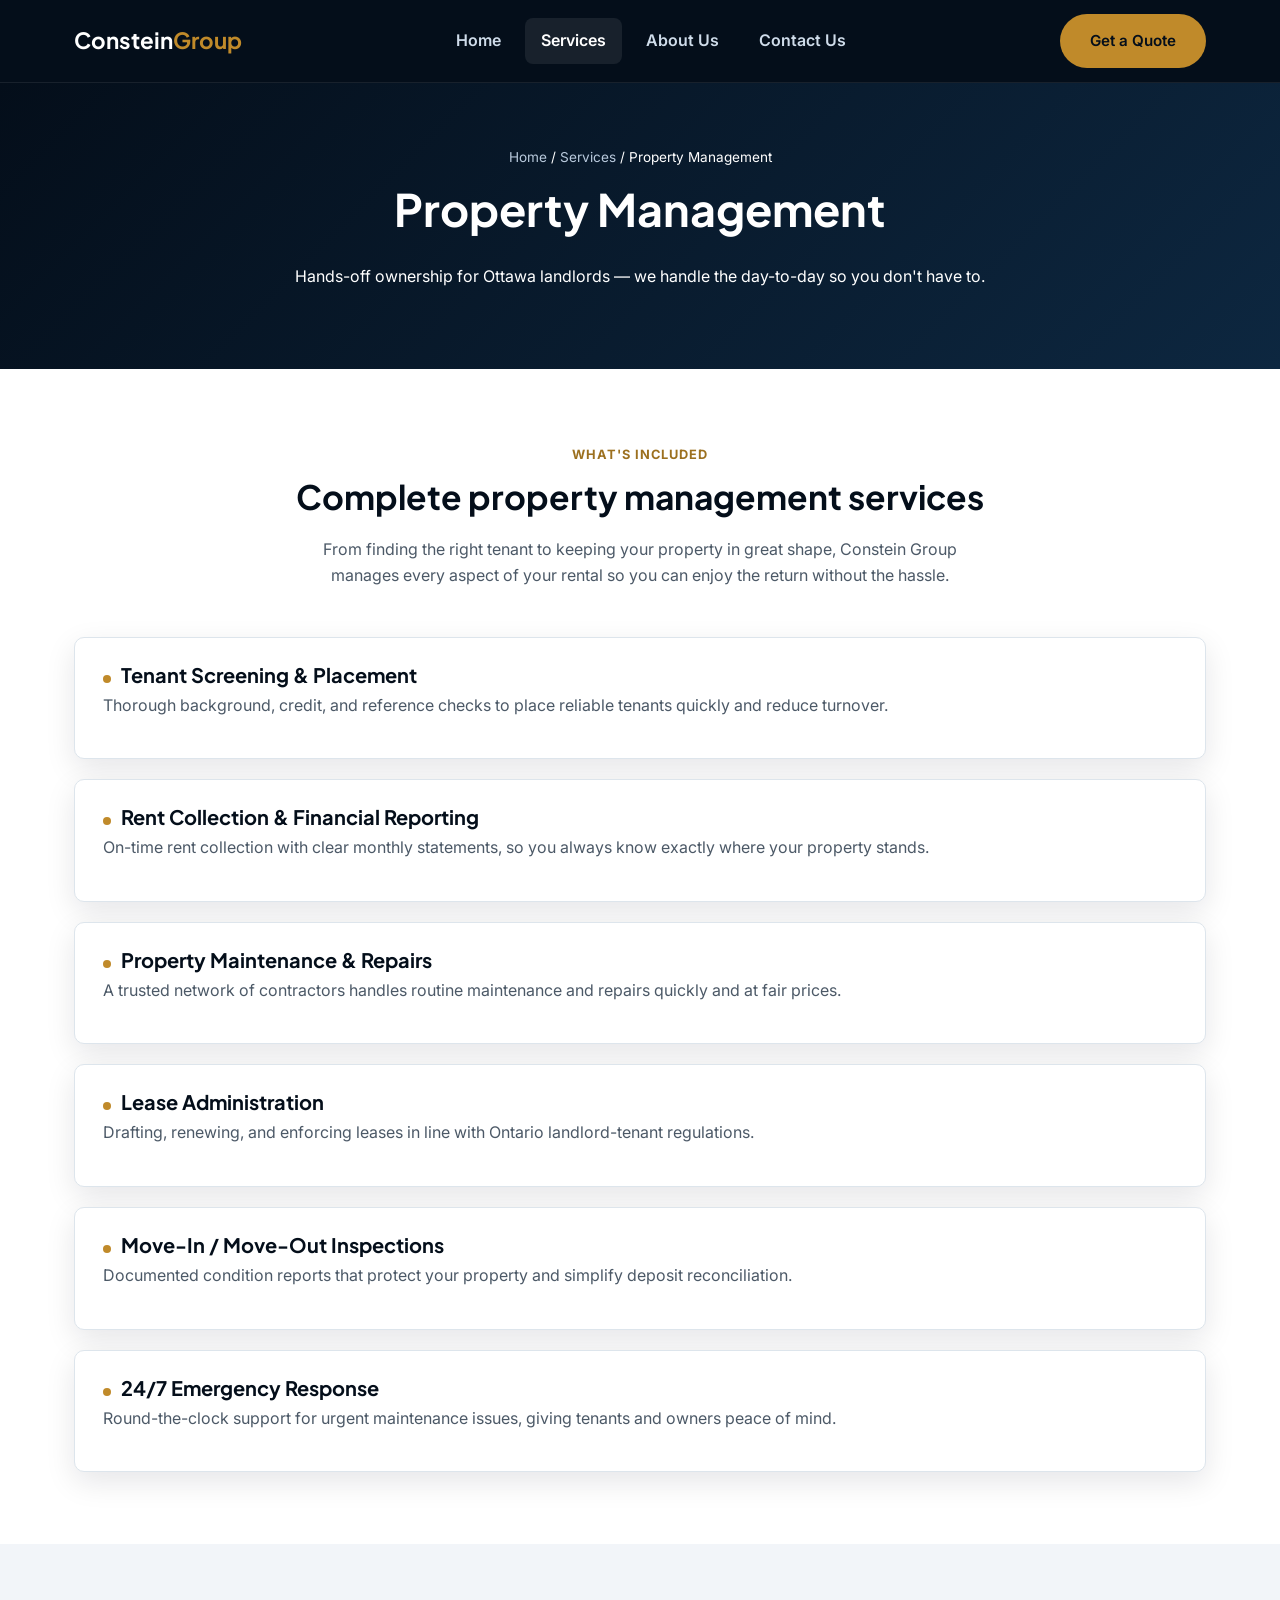
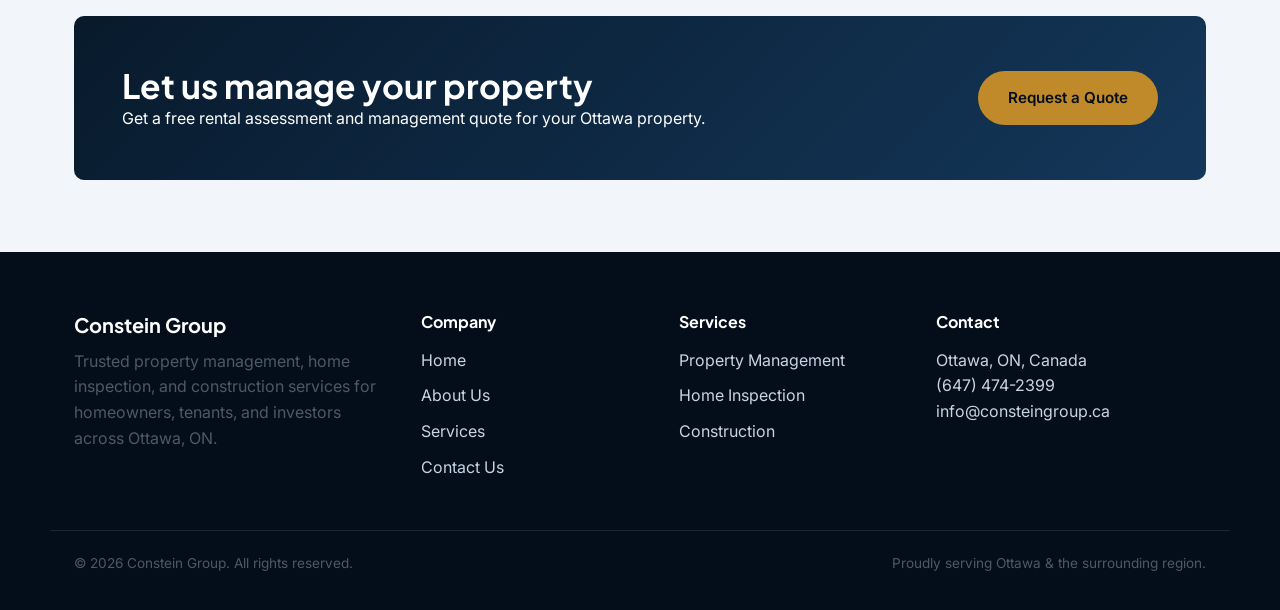
<file: property-management.html>
<!DOCTYPE html>
<html lang="en-CA">
<head>
<meta charset="UTF-8">
<meta name="viewport" content="width=device-width, initial-scale=1.0">
<title>Property Management in Ottawa | Constein Group</title>
<meta name="description" content="Full-service property management in Ottawa: tenant screening, rent collection, maintenance, lease administration, and 24/7 emergency response for landlords and investors.">
<link rel="canonical" href="https://consteingroup.ca/property-management.html">
<meta property="og:type" content="website">
<meta property="og:title" content="Property Management in Ottawa | Constein Group">
<meta property="og:description" content="Tenant screening, rent collection, maintenance, and more — full-service property management for Ottawa landlords.">
<meta property="og:url" content="https://consteingroup.ca/property-management.html">
<meta name="robots" content="index, follow">
<link rel="preconnect" href="https://fonts.googleapis.com">
<link rel="preconnect" href="https://fonts.gstatic.com" crossorigin>
<link rel="stylesheet" href="https://fonts.googleapis.com/css2?family=Inter:wght@400;500;600;700&family=Plus+Jakarta+Sans:wght@600;700;800&display=swap">
<link rel="stylesheet" href="css/style.css">
<script type="application/ld+json">
{
  "@context": "https://schema.org",
  "@type": "Service",
  "serviceType": "Property Management",
  "provider": { "@type": "GeneralContractor", "name": "Constein Group" },
  "areaServed": "Ottawa, ON",
  "url": "https://consteingroup.ca/property-management.html"
}
</script>
</head>
<body>
<a class="skip-link" href="#main">Skip to content</a>

<header class="site-header">
  <div class="container header-inner">
    <a href="index.html" class="logo">Constein<span>Group</span></a>
    <nav class="main-nav" id="main-nav" aria-label="Primary">
      <ul>
        <li><a href="index.html">Home</a></li>
        <li class="has-dropdown active">
          <a href="services.html">Services</a>
          <ul class="dropdown">
            <li><a href="property-management.html">Property Management</a></li>
            <li><a href="home-inspection.html">Home Inspection</a></li>
            <li><a href="construction.html">Construction</a></li>
          </ul>
        </li>
        <li><a href="about.html">About Us</a></li>
        <li><a href="contact.html">Contact Us</a></li>
      </ul>
    </nav>
    <a href="contact.html" class="btn btn-accent header-cta">Get a Quote</a>
    <button class="nav-toggle" id="nav-toggle" aria-label="Toggle navigation menu" aria-expanded="false">
      <span></span><span></span><span></span>
    </button>
  </div>
</header>

<main id="main">
  <section class="page-hero">
    <div class="container">
      <p class="breadcrumbs"><a href="index.html">Home</a> / <a href="services.html">Services</a> / Property Management</p>
      <h1>Property Management</h1>
      <p>Hands-off ownership for Ottawa landlords — we handle the day-to-day so you don't have to.</p>
    </div>
  </section>

  <section class="section">
    <div class="container">
      <div class="section-head">
        <span class="eyebrow">What's included</span>
        <h2>Complete property management services</h2>
        <p>From finding the right tenant to keeping your property in great shape, Constein Group manages every aspect of your rental so you can enjoy the return without the hassle.</p>
      </div>
      <ul class="subservice-list">
        <li>
          <h3>Tenant Screening &amp; Placement</h3>
          <p>Thorough background, credit, and reference checks to place reliable tenants quickly and reduce turnover.</p>
        </li>
        <li>
          <h3>Rent Collection &amp; Financial Reporting</h3>
          <p>On-time rent collection with clear monthly statements, so you always know exactly where your property stands.</p>
        </li>
        <li>
          <h3>Property Maintenance &amp; Repairs</h3>
          <p>A trusted network of contractors handles routine maintenance and repairs quickly and at fair prices.</p>
        </li>
        <li>
          <h3>Lease Administration</h3>
          <p>Drafting, renewing, and enforcing leases in line with Ontario landlord-tenant regulations.</p>
        </li>
        <li>
          <h3>Move-In / Move-Out Inspections</h3>
          <p>Documented condition reports that protect your property and simplify deposit reconciliation.</p>
        </li>
        <li>
          <h3>24/7 Emergency Response</h3>
          <p>Round-the-clock support for urgent maintenance issues, giving tenants and owners peace of mind.</p>
        </li>
      </ul>
    </div>
  </section>

  <section class="section section-alt">
    <div class="container">
      <div class="cta-band">
        <div>
          <h2>Let us manage your property</h2>
          <p>Get a free rental assessment and management quote for your Ottawa property.</p>
        </div>
        <a href="contact.html" class="btn btn-accent">Request a Quote</a>
      </div>
    </div>
  </section>
</main>

<footer class="site-footer">
  <div class="container footer-grid">
    <div>
      <h3>Constein Group</h3>
      <p>Trusted property management, home inspection, and construction services for homeowners, tenants, and investors across Ottawa, ON.</p>
    </div>
    <div>
      <h4>Company</h4>
      <ul>
        <li><a href="index.html">Home</a></li>
        <li><a href="about.html">About Us</a></li>
        <li><a href="services.html">Services</a></li>
        <li><a href="contact.html">Contact Us</a></li>
      </ul>
    </div>
    <div>
      <h4>Services</h4>
      <ul>
        <li><a href="property-management.html">Property Management</a></li>
        <li><a href="home-inspection.html">Home Inspection</a></li>
        <li><a href="construction.html">Construction</a></li>
      </ul>
    </div>
    <div>
      <h4>Contact</h4>
      <address>
        Ottawa, ON, Canada<br>
        <a href="tel:+16474742399">(647) 474-2399</a><br>
        <a href="mailto:info@consteingroup.ca">info@consteingroup.ca</a>
      </address>
    </div>
  </div>
  <div class="footer-bottom container">
    <p>&copy; <span id="year"></span> Constein Group. All rights reserved.</p>
    <p>Proudly serving Ottawa &amp; the surrounding region.</p>
  </div>
</footer>
<script src="js/main.js"></script>
</body>
</html>
</file>
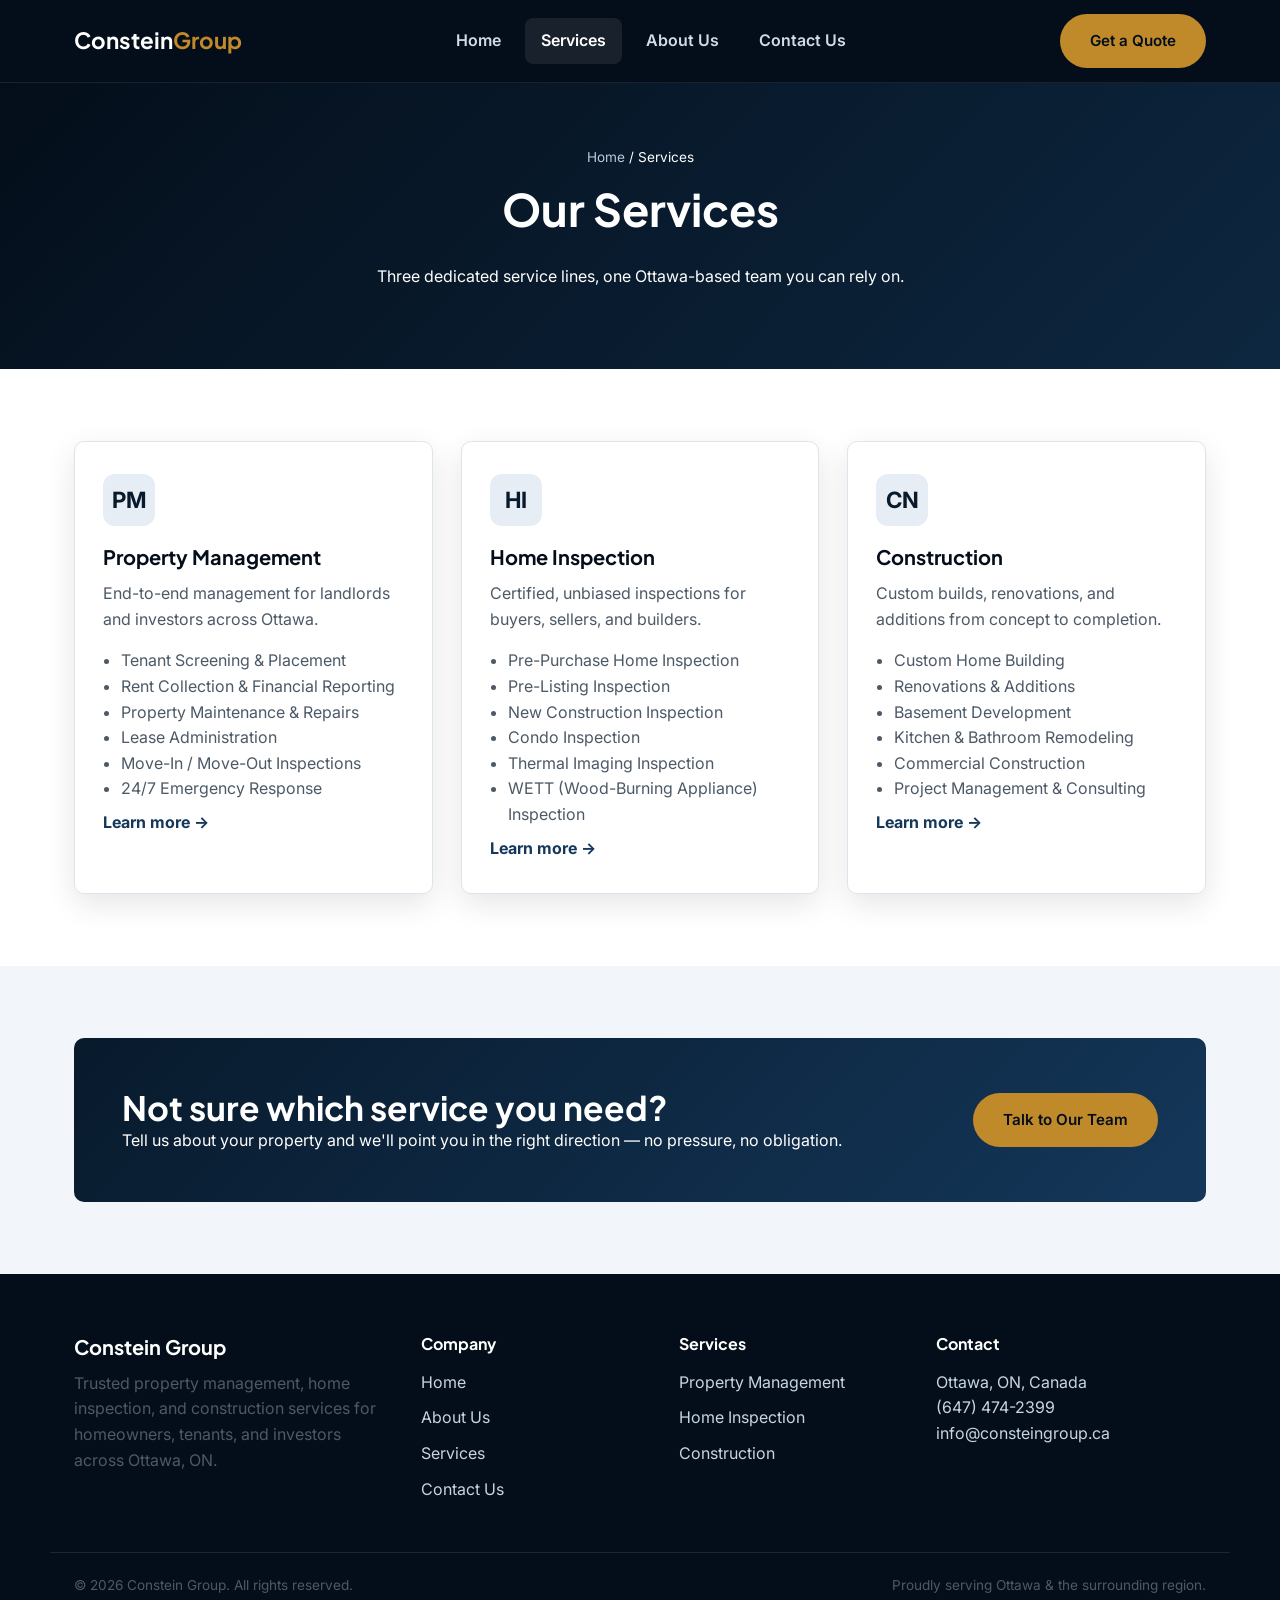
<file: services.html>
<!DOCTYPE html>
<html lang="en-CA">
<head>
<meta charset="UTF-8">
<meta name="viewport" content="width=device-width, initial-scale=1.0">
<title>Our Services | Property Management, Home Inspection & Construction — Constein Group</title>
<meta name="description" content="Explore Constein Group's three core service lines in Ottawa: Property Management, Home Inspection, and Construction. See sub-services and request a quote.">
<link rel="canonical" href="https://consteingroup.ca/services.html">
<meta property="og:type" content="website">
<meta property="og:title" content="Our Services — Constein Group">
<meta property="og:description" content="Property Management, Home Inspection, and Construction services in Ottawa, ON.">
<meta property="og:url" content="https://consteingroup.ca/services.html">
<meta name="robots" content="index, follow">
<link rel="preconnect" href="https://fonts.googleapis.com">
<link rel="preconnect" href="https://fonts.gstatic.com" crossorigin>
<link rel="stylesheet" href="https://fonts.googleapis.com/css2?family=Inter:wght@400;500;600;700&family=Plus+Jakarta+Sans:wght@600;700;800&display=swap">
<link rel="stylesheet" href="css/style.css">
</head>
<body>
<a class="skip-link" href="#main">Skip to content</a>

<header class="site-header">
  <div class="container header-inner">
    <a href="index.html" class="logo">Constein<span>Group</span></a>
    <nav class="main-nav" id="main-nav" aria-label="Primary">
      <ul>
        <li><a href="index.html">Home</a></li>
        <li class="has-dropdown active">
          <a href="services.html">Services</a>
          <ul class="dropdown">
            <li><a href="property-management.html">Property Management</a></li>
            <li><a href="home-inspection.html">Home Inspection</a></li>
            <li><a href="construction.html">Construction</a></li>
          </ul>
        </li>
        <li><a href="about.html">About Us</a></li>
        <li><a href="contact.html">Contact Us</a></li>
      </ul>
    </nav>
    <a href="contact.html" class="btn btn-accent header-cta">Get a Quote</a>
    <button class="nav-toggle" id="nav-toggle" aria-label="Toggle navigation menu" aria-expanded="false">
      <span></span><span></span><span></span>
    </button>
  </div>
</header>

<main id="main">
  <section class="page-hero">
    <div class="container">
      <p class="breadcrumbs"><a href="index.html">Home</a> / Services</p>
      <h1>Our Services</h1>
      <p>Three dedicated service lines, one Ottawa-based team you can rely on.</p>
    </div>
  </section>

  <section class="section">
    <div class="container">
      <div class="grid-3">
        <div class="card service-card">
          <div class="icon">PM</div>
          <h3>Property Management</h3>
          <p>End-to-end management for landlords and investors across Ottawa.</p>
          <ul>
            <li>Tenant Screening &amp; Placement</li>
            <li>Rent Collection &amp; Financial Reporting</li>
            <li>Property Maintenance &amp; Repairs</li>
            <li>Lease Administration</li>
            <li>Move-In / Move-Out Inspections</li>
            <li>24/7 Emergency Response</li>
          </ul>
          <a class="card-link" href="property-management.html">Learn more &rarr;</a>
        </div>
        <div class="card service-card">
          <div class="icon">HI</div>
          <h3>Home Inspection</h3>
          <p>Certified, unbiased inspections for buyers, sellers, and builders.</p>
          <ul>
            <li>Pre-Purchase Home Inspection</li>
            <li>Pre-Listing Inspection</li>
            <li>New Construction Inspection</li>
            <li>Condo Inspection</li>
            <li>Thermal Imaging Inspection</li>
            <li>WETT (Wood-Burning Appliance) Inspection</li>
          </ul>
          <a class="card-link" href="home-inspection.html">Learn more &rarr;</a>
        </div>
        <div class="card service-card">
          <div class="icon">CN</div>
          <h3>Construction</h3>
          <p>Custom builds, renovations, and additions from concept to completion.</p>
          <ul>
            <li>Custom Home Building</li>
            <li>Renovations &amp; Additions</li>
            <li>Basement Development</li>
            <li>Kitchen &amp; Bathroom Remodeling</li>
            <li>Commercial Construction</li>
            <li>Project Management &amp; Consulting</li>
          </ul>
          <a class="card-link" href="construction.html">Learn more &rarr;</a>
        </div>
      </div>
    </div>
  </section>

  <section class="section section-alt">
    <div class="container">
      <div class="cta-band">
        <div>
          <h2>Not sure which service you need?</h2>
          <p>Tell us about your property and we'll point you in the right direction — no pressure, no obligation.</p>
        </div>
        <a href="contact.html" class="btn btn-accent">Talk to Our Team</a>
      </div>
    </div>
  </section>
</main>

<footer class="site-footer">
  <div class="container footer-grid">
    <div>
      <h3>Constein Group</h3>
      <p>Trusted property management, home inspection, and construction services for homeowners, tenants, and investors across Ottawa, ON.</p>
    </div>
    <div>
      <h4>Company</h4>
      <ul>
        <li><a href="index.html">Home</a></li>
        <li><a href="about.html">About Us</a></li>
        <li><a href="services.html">Services</a></li>
        <li><a href="contact.html">Contact Us</a></li>
      </ul>
    </div>
    <div>
      <h4>Services</h4>
      <ul>
        <li><a href="property-management.html">Property Management</a></li>
        <li><a href="home-inspection.html">Home Inspection</a></li>
        <li><a href="construction.html">Construction</a></li>
      </ul>
    </div>
    <div>
      <h4>Contact</h4>
      <address>
        Ottawa, ON, Canada<br>
        <a href="tel:+16474742399">(647) 474-2399</a><br>
        <a href="mailto:info@consteingroup.ca">info@consteingroup.ca</a>
      </address>
    </div>
  </div>
  <div class="footer-bottom container">
    <p>&copy; <span id="year"></span> Constein Group. All rights reserved.</p>
    <p>Proudly serving Ottawa &amp; the surrounding region.</p>
  </div>
</footer>
<script src="js/main.js"></script>
</body>
</html>
</file>
<file: css/style.css>
/* =========================================================
   Constein Group — global stylesheet
   ========================================================= */

:root {
  --navy-900: #040e1a;
  --navy-800: #081a2c;
  --navy-700: #0d2740;
  --navy-600: #14375a;
  --navy-500: #1d4a73;
  --navy-100: #e6edf5;
  --navy-050: #f2f5f9;
  --accent: #c08a2a;
  --accent-dark: #9c701f;
  --text-main: #17212c;
  --text-muted: #4c5967;
  --white: #ffffff;
  --border: #dde5ec;
  --radius: 10px;
  --shadow: 0 10px 30px rgba(4, 14, 26, 0.1);
  --shadow-lg: 0 20px 50px rgba(4, 14, 26, 0.2);
  --max-width: 1180px;
  --font-heading: "Plus Jakarta Sans", "Segoe UI", Arial, sans-serif;
  --font-body: "Inter", "Segoe UI", Arial, sans-serif;
  --transition-fast: 0.18s ease;
  --transition-med: 0.35s cubic-bezier(0.22, 1, 0.36, 1);
}

* { box-sizing: border-box; }
html { scroll-behavior: smooth; }

body {
  margin: 0;
  font-family: var(--font-body);
  color: var(--text-main);
  background: var(--white);
  line-height: 1.6;
  -webkit-font-smoothing: antialiased;
}

h1, h2, h3, h4 {
  font-family: var(--font-heading);
  color: var(--navy-900);
  line-height: 1.25;
  margin: 0 0 0.6em;
}

h1 { font-size: clamp(2rem, 4vw, 2.8rem); }
h2 { font-size: clamp(1.6rem, 3vw, 2.1rem); }
h3 { font-size: 1.25rem; }

p { margin: 0 0 1em; color: var(--text-muted); }

a {
  color: var(--navy-600);
  text-decoration: none;
  transition: color var(--transition-fast), opacity var(--transition-fast);
}
a:hover, a:focus { color: var(--accent-dark); }

img { max-width: 100%; display: block; }

.container {
  max-width: var(--max-width);
  margin: 0 auto;
  padding: 0 24px;
}

.section { padding: 72px 0; }
.section-alt { background: var(--navy-050); }
.section-navy {
  background: linear-gradient(135deg, var(--navy-900), var(--navy-700));
  color: var(--white);
}
.section-navy h2, .section-navy p, .section-navy h3 { color: var(--white); }

.section-head { max-width: 700px; margin: 0 auto 3rem; text-align: center; }
.section-head .eyebrow {
  display: inline-block;
  color: var(--accent-dark);
  font-weight: 700;
  letter-spacing: 0.08em;
  text-transform: uppercase;
  font-size: 0.8rem;
  margin-bottom: 0.6rem;
}

/* Buttons */
.btn {
  display: inline-flex;
  align-items: center;
  gap: 8px;
  padding: 13px 28px;
  border-radius: 999px;
  font-weight: 600;
  font-size: 0.95rem;
  border: 2px solid transparent;
  cursor: pointer;
  transition: transform var(--transition-fast), background var(--transition-fast), color var(--transition-fast), box-shadow var(--transition-fast);
}
.btn:hover { transform: translateY(-2px); }
.btn:active { transform: translateY(0); }
.btn-accent {
  background: var(--accent);
  color: var(--navy-900);
}
.btn-accent:hover { background: var(--accent-dark); color: var(--white); box-shadow: 0 10px 24px rgba(192, 138, 42, 0.35); }
.btn-outline {
  background: transparent;
  border-color: var(--white);
  color: var(--white);
}
.btn-outline:hover { background: var(--white); color: var(--navy-900); }
.btn-navy {
  background: var(--navy-800);
  color: var(--white);
}
.btn-navy:hover { background: var(--navy-900); }
.btn-block { width: 100%; justify-content: center; }

/* =========================
   Header / Navigation
   ========================= */
.site-header {
  position: sticky;
  top: 0;
  z-index: 100;
  background: var(--navy-900);
  border-bottom: 1px solid rgba(255, 255, 255, 0.08);
  transition: box-shadow var(--transition-med);
}
.site-header.scrolled { box-shadow: 0 12px 30px rgba(4, 14, 26, 0.35); }
.header-inner {
  display: flex;
  align-items: center;
  justify-content: space-between;
  height: 82px;
  gap: 24px;
}
.logo {
  font-family: var(--font-heading);
  font-weight: 700;
  font-size: 1.4rem;
  color: var(--white);
  white-space: nowrap;
  transition: opacity var(--transition-fast);
}
.logo:hover { opacity: 0.85; color: var(--white); }
.logo span { color: var(--accent); }

.main-nav { flex: 1; }
.main-nav > ul {
  list-style: none;
  display: flex;
  gap: 8px;
  margin: 0;
  padding: 0;
  justify-content: center;
}
.main-nav > ul > li { position: relative; }
.main-nav > ul > li > a {
  display: block;
  padding: 10px 16px;
  font-weight: 600;
  color: #cfdcea;
  border-radius: 8px;
  transition: background var(--transition-fast), color var(--transition-fast);
}
.main-nav > ul > li > a:hover,
.main-nav > ul > li.active > a { background: rgba(255, 255, 255, 0.08); color: var(--white); }

.has-dropdown .dropdown {
  list-style: none;
  margin: 0;
  padding: 10px;
  position: absolute;
  top: calc(100% + 6px);
  left: 0;
  background: var(--navy-800);
  border: 1px solid rgba(255, 255, 255, 0.1);
  border-radius: var(--radius);
  box-shadow: var(--shadow-lg);
  min-width: 240px;
  opacity: 0;
  visibility: hidden;
  transform: translateY(6px);
  transition: opacity var(--transition-med), transform var(--transition-med), visibility var(--transition-med);
}
.has-dropdown:hover .dropdown,
.has-dropdown:focus-within .dropdown {
  opacity: 1;
  visibility: visible;
  transform: translateY(0);
}
.dropdown li a {
  display: block;
  padding: 10px 12px;
  border-radius: 8px;
  color: #cfdcea;
  font-weight: 500;
}
.dropdown li a:hover { background: rgba(255, 255, 255, 0.08); color: var(--white); }

.header-cta { white-space: nowrap; }

.nav-toggle {
  display: none;
  flex-direction: column;
  justify-content: center;
  gap: 5px;
  width: 42px;
  height: 42px;
  background: none;
  border: 1px solid rgba(255, 255, 255, 0.2);
  border-radius: 8px;
  cursor: pointer;
  transition: background var(--transition-fast);
}
.nav-toggle:hover { background: rgba(255, 255, 255, 0.08); }
.nav-toggle span {
  display: block;
  height: 2px;
  width: 20px;
  margin: 0 auto;
  background: var(--white);
  transition: all 0.2s ease;
}

/* =========================
   Hero
   ========================= */
.hero {
  background: linear-gradient(135deg, var(--navy-900) 0%, var(--navy-700) 55%, var(--navy-600) 100%);
  color: var(--white);
  padding: 88px 0;
}
.hero-inner {
  display: grid;
  grid-template-columns: 1.1fr 0.9fr;
  gap: 48px;
  align-items: center;
}
.hero h1, .hero p { color: var(--white); }
.hero .eyebrow {
  display: inline-block;
  background: rgba(201, 151, 46, 0.18);
  color: var(--accent);
  font-weight: 700;
  letter-spacing: 0.08em;
  text-transform: uppercase;
  font-size: 0.78rem;
  padding: 6px 14px;
  border-radius: 999px;
  margin-bottom: 18px;
}
.hero p.lead { font-size: 1.15rem; color: #d7e3ef; max-width: 540px; }
.hero-actions { display: flex; gap: 14px; margin-top: 28px; flex-wrap: wrap; }
.hero-stats {
  display: grid;
  grid-template-columns: repeat(3, 1fr);
  gap: 16px;
  margin-top: 40px;
  max-width: 480px;
}
.hero-stats div {
  background: rgba(255, 255, 255, 0.06);
  border: 1px solid rgba(255, 255, 255, 0.15);
  border-radius: var(--radius);
  padding: 16px;
  text-align: center;
}
.hero-stats strong { display: block; font-size: 1.6rem; color: var(--accent); font-family: var(--font-heading); }
.hero-stats span { font-size: 0.82rem; color: #cfdcea; }

.hero-panel {
  background: rgba(255, 255, 255, 0.06);
  border: 1px solid rgba(255, 255, 255, 0.16);
  border-radius: var(--radius);
  padding: 32px;
}
.hero-panel ul { list-style: none; margin: 0; padding: 0; }
.hero-panel li {
  display: flex;
  gap: 12px;
  padding: 12px 0;
  border-bottom: 1px solid rgba(255, 255, 255, 0.12);
  color: #e5edf5;
}
.hero-panel li:last-child { border-bottom: none; }
.hero-panel li .tick {
  color: var(--accent);
  font-weight: 700;
}

/* Page header for interior pages */
.page-hero {
  background: linear-gradient(135deg, var(--navy-900), var(--navy-700));
  color: var(--white);
  padding: 64px 0;
  text-align: center;
}
.page-hero h1, .page-hero p { color: var(--white); }
.breadcrumbs { font-size: 0.85rem; color: #b9cadd; margin-bottom: 12px; }
.breadcrumbs a { color: #b9cadd; }
.breadcrumbs a:hover { color: var(--accent); }

/* =========================
   Cards / grids
   ========================= */
.grid-3 {
  display: grid;
  grid-template-columns: repeat(3, 1fr);
  gap: 28px;
}
.grid-2 {
  display: grid;
  grid-template-columns: repeat(2, 1fr);
  gap: 28px;
}

.card {
  background: var(--white);
  border: 1px solid var(--border);
  border-radius: var(--radius);
  padding: 32px 28px;
  box-shadow: var(--shadow);
  transition: transform 0.2s ease, box-shadow 0.2s ease;
}
.card:hover { transform: translateY(-4px); box-shadow: var(--shadow-lg); }
.card .icon {
  width: 52px;
  height: 52px;
  border-radius: 12px;
  background: var(--navy-100);
  color: var(--navy-800);
  display: flex;
  align-items: center;
  justify-content: center;
  font-size: 1.4rem;
  margin-bottom: 18px;
  font-weight: 700;
}
.card ul { padding-left: 18px; color: var(--text-muted); margin: 0; }
.card-link { font-weight: 700; display: inline-block; margin-top: 8px; }

.service-card { text-align: left; }

.subservice-list {
  list-style: none;
  margin: 0;
  padding: 0;
  display: grid;
  gap: 20px;
}
.subservice-list li {
  background: var(--white);
  border: 1px solid var(--border);
  border-radius: var(--radius);
  padding: 24px 28px;
  box-shadow: var(--shadow);
  transition: transform var(--transition-fast), box-shadow var(--transition-fast), border-color var(--transition-fast);
}
.subservice-list li:hover {
  transform: translateY(-3px);
  box-shadow: var(--shadow-lg);
  border-color: var(--navy-500);
}
.subservice-list h3 { margin-bottom: 6px; }
.subservice-list h3::before {
  content: "";
  display: inline-block;
  width: 8px;
  height: 8px;
  background: var(--accent);
  border-radius: 50%;
  margin-right: 10px;
}

.process-steps {
  list-style: none;
  margin: 0;
  padding: 0;
  display: grid;
  grid-template-columns: repeat(4, 1fr);
  gap: 20px;
  counter-reset: step;
}
.process-steps li {
  counter-increment: step;
  background: var(--white);
  border: 1px solid var(--border);
  border-radius: var(--radius);
  padding: 26px 20px;
  text-align: center;
  transition: transform var(--transition-fast), box-shadow var(--transition-fast);
}
.process-steps li:hover { transform: translateY(-3px); box-shadow: var(--shadow); }
.process-steps li::before {
  content: counter(step);
  display: flex;
  align-items: center;
  justify-content: center;
  width: 40px;
  height: 40px;
  margin: 0 auto 14px;
  border-radius: 50%;
  background: var(--navy-900);
  color: var(--accent);
  font-family: var(--font-heading);
  font-weight: 700;
  transition: transform var(--transition-fast);
}
.process-steps li:hover::before { transform: scale(1.08); }

.value-list { list-style: none; margin: 0; padding: 0; }
.value-list li {
  padding: 14px 0;
  border-bottom: 1px solid var(--border);
  color: var(--text-muted);
  padding-left: 30px;
  position: relative;
}
.value-list li::before {
  content: "\2713";
  position: absolute;
  left: 0;
  color: var(--accent-dark);
  font-weight: 700;
}

.cta-band {
  background: linear-gradient(135deg, var(--navy-800), var(--navy-600));
  color: var(--white);
  border-radius: var(--radius);
  padding: 48px;
  display: flex;
  align-items: center;
  justify-content: space-between;
  gap: 24px;
  flex-wrap: wrap;
}
.cta-band h2, .cta-band p { color: var(--white); margin: 0; }

/* =========================
   Contact / form
   ========================= */
.contact-grid {
  display: grid;
  grid-template-columns: 1fr 1fr;
  gap: 48px;
  align-items: start;
}
.contact-form {
  background: var(--white);
  border: 1px solid var(--border);
  border-radius: var(--radius);
  padding: 36px;
  box-shadow: var(--shadow);
}
.form-row { margin-bottom: 20px; }
.form-row label {
  display: block;
  font-weight: 600;
  margin-bottom: 8px;
  color: var(--navy-900);
  font-size: 0.92rem;
}
.form-row input,
.form-row select,
.form-row textarea {
  width: 100%;
  padding: 12px 14px;
  border: 1px solid var(--border);
  border-radius: 8px;
  font-family: var(--font-body);
  font-size: 0.95rem;
  color: var(--text-main);
  background: var(--navy-050);
}
.form-row input:focus,
.form-row select:focus,
.form-row textarea:focus {
  outline: 2px solid var(--navy-500);
  outline-offset: 1px;
  background: var(--white);
}
.form-two { display: grid; grid-template-columns: 1fr 1fr; gap: 20px; }
.form-note { font-size: 0.82rem; color: var(--text-muted); margin-top: 8px; }
.form-status {
  margin: 16px 0 0;
  padding: 12px 14px;
  border-radius: 8px;
  font-weight: 600;
}
.form-status.is-success { background: #e8f5ed; color: #17643a; }
.form-status.is-error { background: #fff0ee; color: #9a271d; }
.contact-form button:disabled { cursor: wait; opacity: 0.72; }

.contact-info-list { list-style: none; margin: 0 0 32px; padding: 0; }
.contact-info-list li {
  display: flex;
  gap: 16px;
  padding: 18px 0;
  border-bottom: 1px solid var(--border);
}
.contact-info-list .icon {
  width: 44px;
  height: 44px;
  flex-shrink: 0;
  border-radius: 10px;
  background: var(--navy-100);
  color: var(--navy-800);
  display: flex;
  align-items: center;
  justify-content: center;
  font-weight: 700;
}
.map-embed {
  border-radius: var(--radius);
  overflow: hidden;
  border: 1px solid var(--border);
  margin-top: 24px;
}
.map-embed iframe { width: 100%; height: 260px; border: 0; display: block; }

/* =========================
   Footer
   ========================= */
.site-footer {
  background: var(--navy-900);
  color: #c7d5e3;
  padding: 60px 0 0;
}
.footer-grid {
  display: grid;
  grid-template-columns: 1.4fr 1fr 1fr 1.2fr;
  gap: 32px;
  padding-bottom: 40px;
  border-bottom: 1px solid rgba(255, 255, 255, 0.1);
}
.site-footer h3, .site-footer h4 { color: var(--white); }
.site-footer h4 { font-size: 1rem; margin-bottom: 16px; }
.site-footer ul { list-style: none; margin: 0; padding: 0; }
.site-footer ul li { margin-bottom: 10px; }
.site-footer a { color: #c7d5e3; }
.site-footer a:hover { color: var(--accent); }
.site-footer address { font-style: normal; color: #c7d5e3; }
.footer-bottom {
  display: flex;
  justify-content: space-between;
  align-items: center;
  padding: 22px 24px;
  font-size: 0.85rem;
  color: #90a2b5;
  flex-wrap: wrap;
  gap: 10px;
}
.footer-bottom a { color: #90a2b5; }

/* =========================
   Utilities
   ========================= */
.text-center { text-align: center; }
.mt-2 { margin-top: 2rem; }
.badge {
  display: inline-block;
  background: var(--navy-100);
  color: var(--navy-800);
  font-weight: 700;
  font-size: 0.78rem;
  letter-spacing: 0.05em;
  text-transform: uppercase;
  padding: 5px 12px;
  border-radius: 999px;
  margin-bottom: 12px;
}

/* Scroll-reveal: fades/slides elements in once they enter the viewport (see js/main.js) */
.reveal {
  opacity: 0;
  transform: translateY(18px);
  transition: opacity 0.6s ease, transform 0.6s cubic-bezier(0.22, 1, 0.36, 1);
}
.reveal.in-view { opacity: 1; transform: translateY(0); }
.reveal-1.in-view { transition-delay: 0.06s; }
.reveal-2.in-view { transition-delay: 0.12s; }
.reveal-3.in-view { transition-delay: 0.18s; }
.reveal-4.in-view { transition-delay: 0.24s; }
.reveal-5.in-view { transition-delay: 0.3s; }
.reveal-6.in-view { transition-delay: 0.36s; }

.visually-hidden {
  position: absolute;
  width: 1px; height: 1px;
  overflow: hidden;
  clip: rect(0 0 0 0);
  white-space: nowrap;
}
.skip-link {
  position: absolute;
  left: -999px;
  top: 0;
  background: var(--navy-900);
  color: var(--white);
  padding: 10px 16px;
  z-index: 1000;
}
.skip-link:focus { left: 10px; top: 10px; }

/* =========================
   Responsive
   ========================= */
@media (max-width: 960px) {
  .hero-inner { grid-template-columns: 1fr; }
  .grid-3, .grid-2, .contact-grid, .footer-grid, .process-steps { grid-template-columns: 1fr 1fr; }
  .process-steps { grid-template-columns: repeat(2, 1fr); }
}

@media (max-width: 760px) {
  .main-nav, .header-cta { display: none; }
  .site-header.nav-open .main-nav {
    display: block;
    position: absolute;
    top: 82px;
    left: 0;
    right: 0;
    background: var(--navy-900);
    border-bottom: 1px solid rgba(255, 255, 255, 0.08);
    box-shadow: var(--shadow-lg);
    padding: 12px 24px 24px;
  }
  .site-header.nav-open .main-nav > ul { flex-direction: column; }
  .site-header.nav-open .has-dropdown .dropdown {
    position: static;
    opacity: 1;
    visibility: visible;
    transform: none;
    box-shadow: none;
    border: none;
    margin-top: 4px;
    display: block;
  }
  .site-header.nav-open .header-cta {
    display: inline-flex;
    margin: 16px 24px 20px;
  }
  .nav-toggle { display: flex; }
  .grid-3, .grid-2, .contact-grid, .footer-grid, .process-steps, .form-two { grid-template-columns: 1fr; }
  .cta-band { flex-direction: column; text-align: center; }
  .section { padding: 52px 0; }
}
</file>
